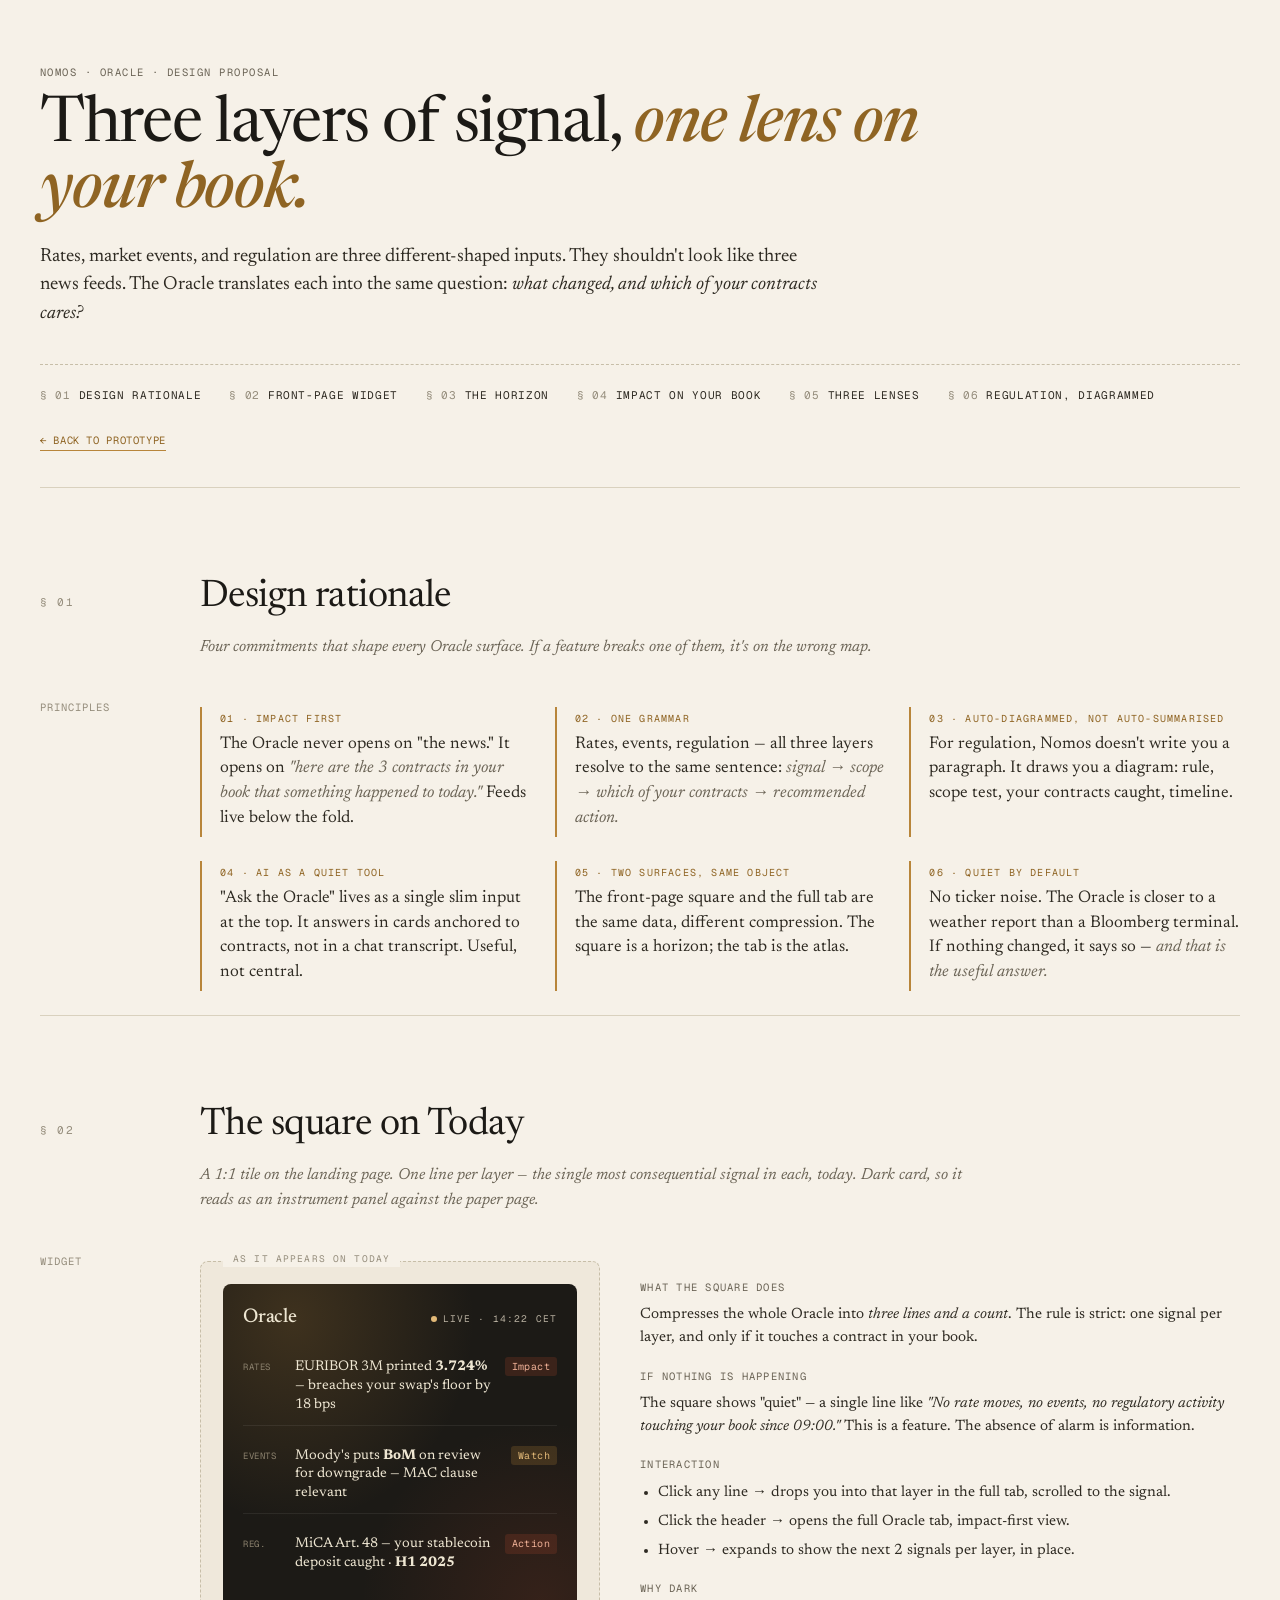
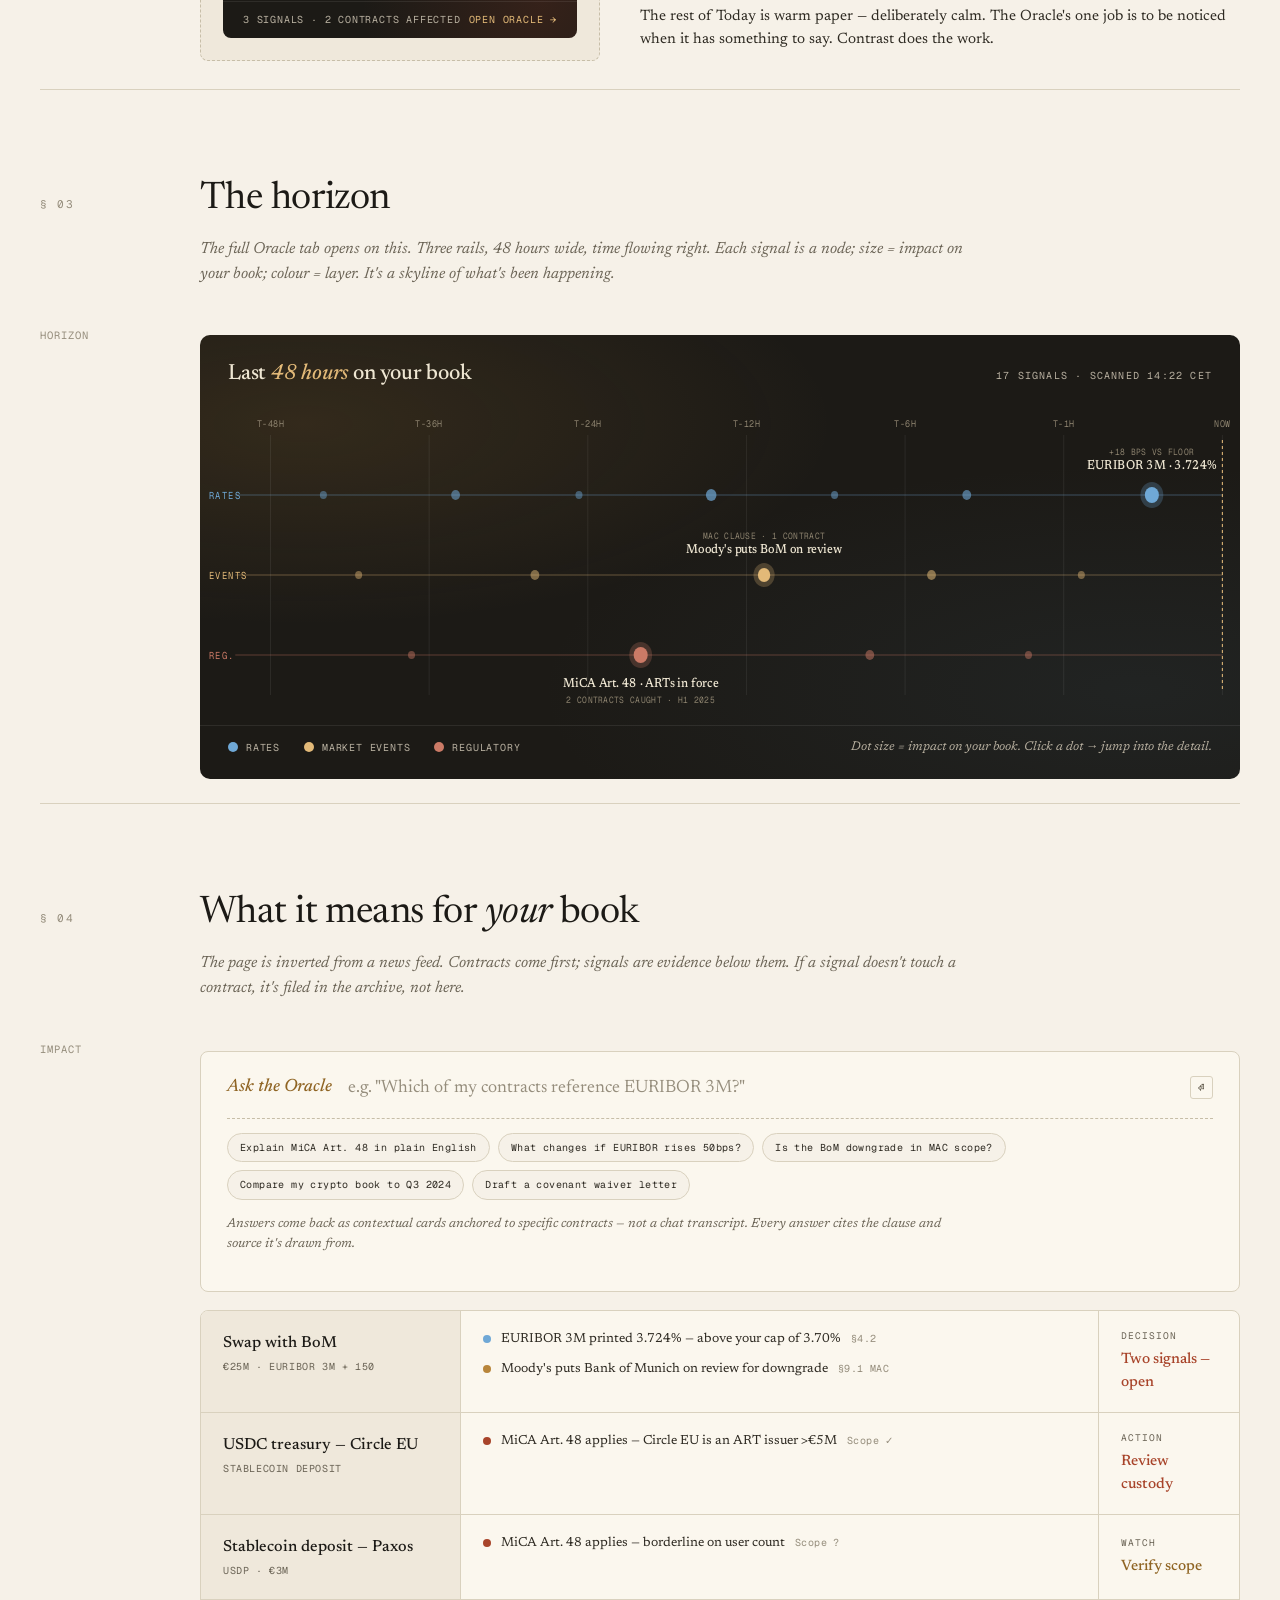
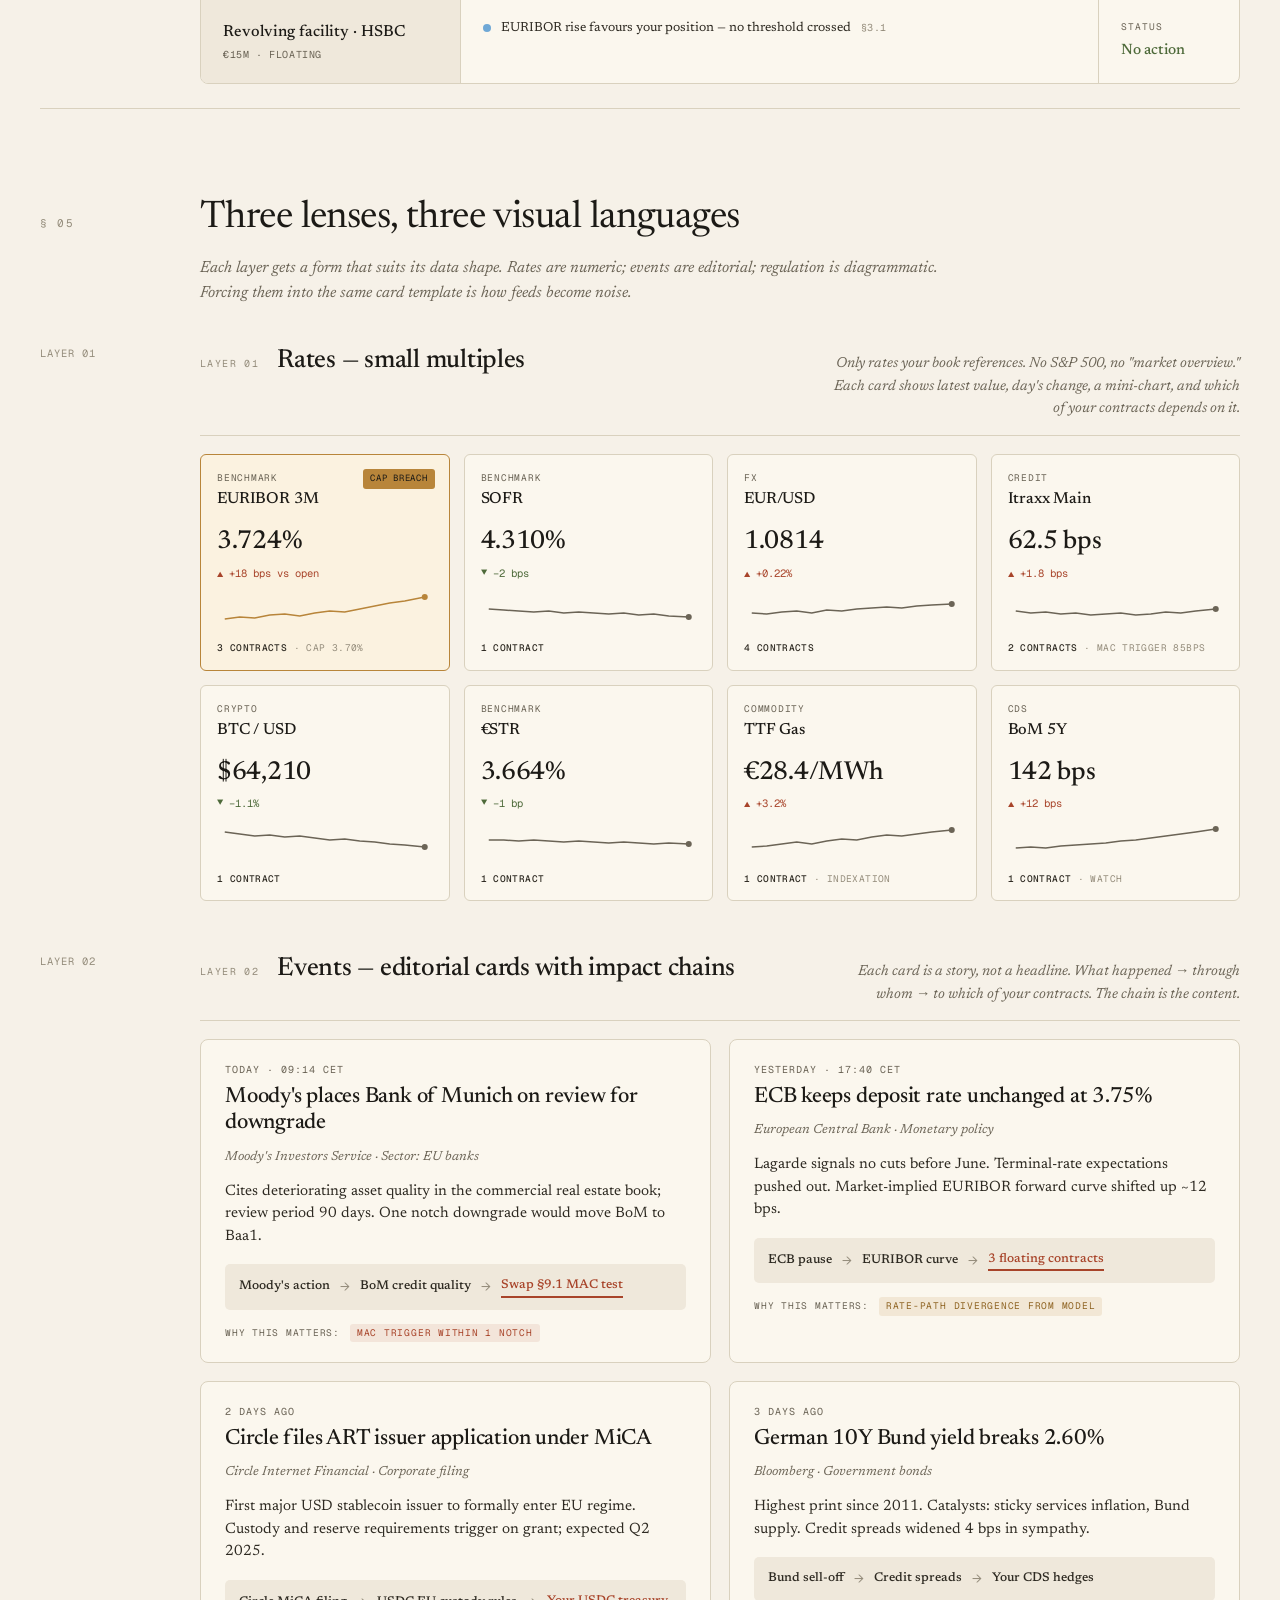
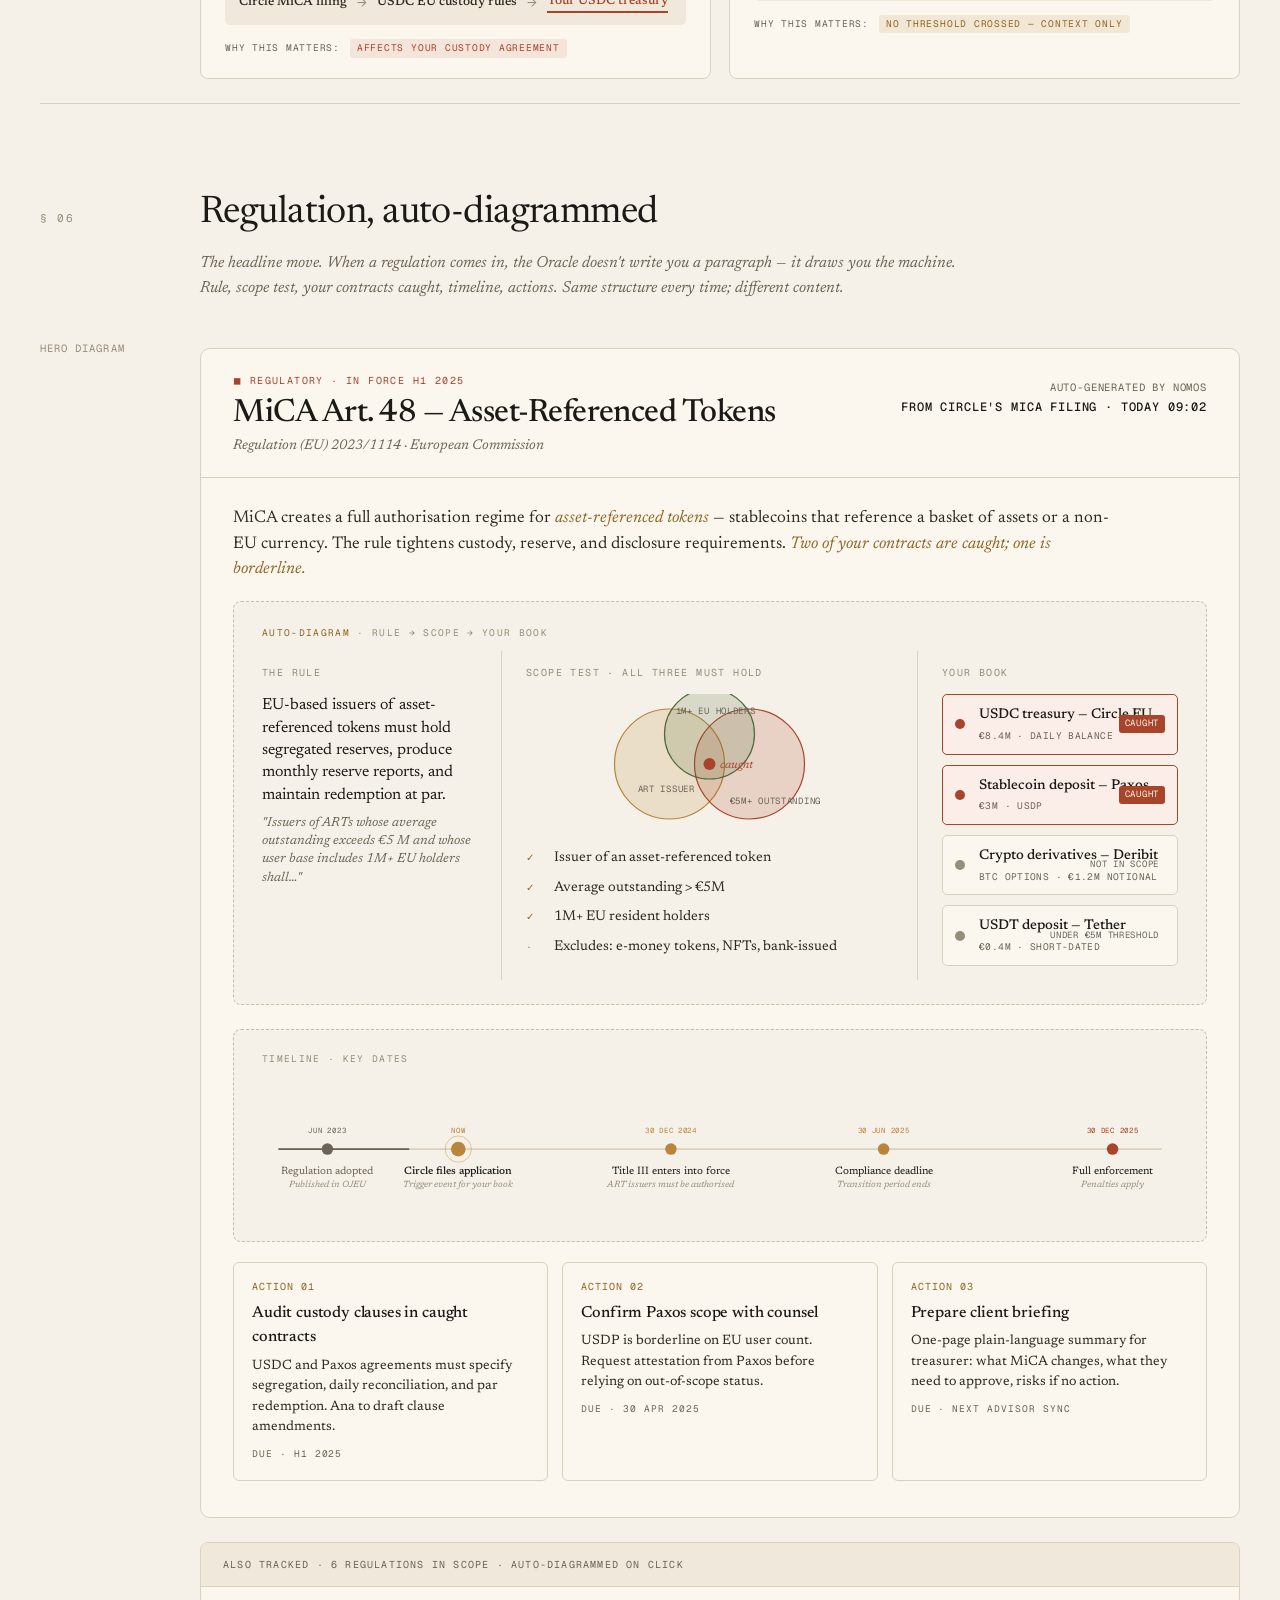
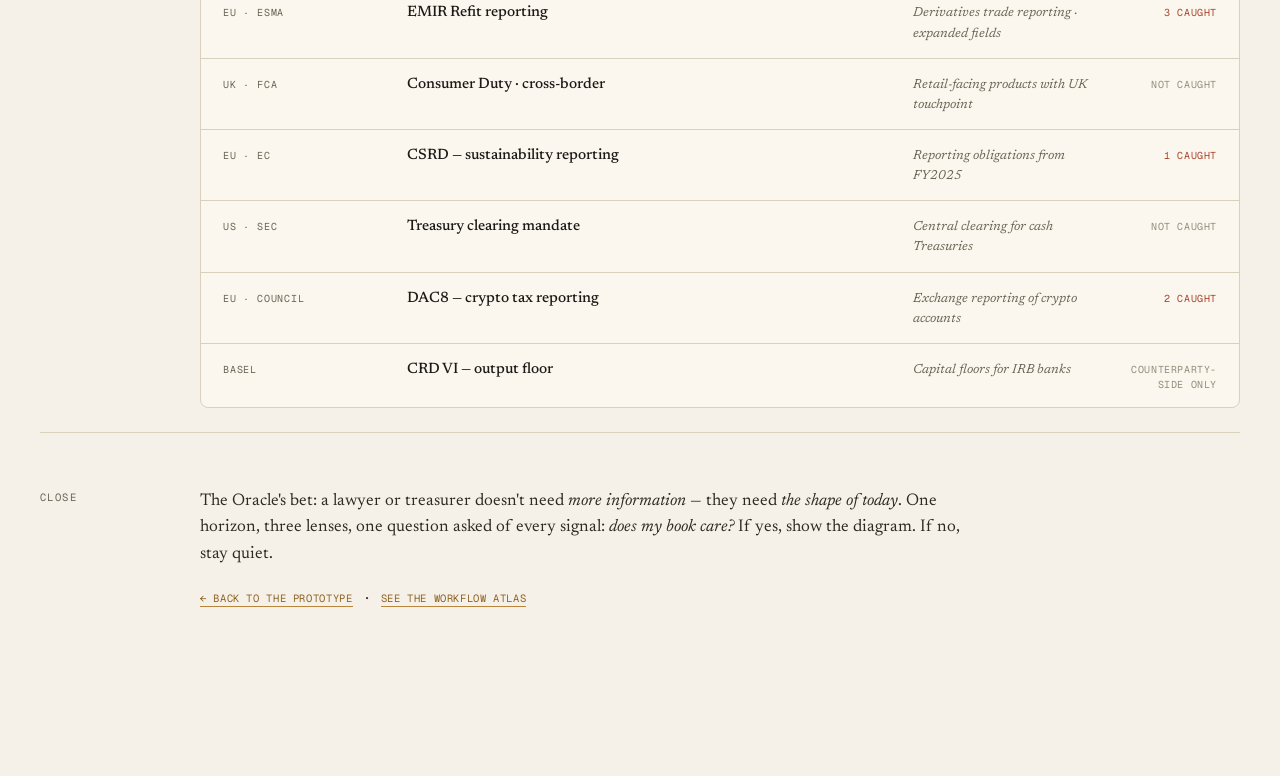
<file: docs/design/oracle.html>
<!doctype html>
<html lang="en">
<head>
<meta charset="utf-8" />
<meta name="viewport" content="width=1440" />
<title>Nomos — Oracle</title>
<link rel="preconnect" href="https://fonts.googleapis.com">
<link rel="preconnect" href="https://fonts.gstatic.com" crossorigin>
<link href="https://fonts.googleapis.com/css2?family=Newsreader:ital,opsz,wght@0,6..72,400;0,6..72,500;0,6..72,600;1,6..72,400;1,6..72,500&family=Geist:wght@300;400;500;600&family=Geist+Mono:wght@400;500&display=swap" rel="stylesheet">
<template id="__bundler_thumbnail" data-bg-color="#F6F1E8">
  <svg viewBox="0 0 1200 800" xmlns="http://www.w3.org/2000/svg">
    <rect width="1200" height="800" fill="#F6F1E8"/>
    <!-- three horizon rails -->
    <line x1="240" y1="280" x2="960" y2="280" stroke="#C7BEA8" stroke-width="2"/>
    <line x1="240" y1="400" x2="960" y2="400" stroke="#C7BEA8" stroke-width="2"/>
    <line x1="240" y1="520" x2="960" y2="520" stroke="#C7BEA8" stroke-width="2"/>
    <!-- signal dots -->
    <circle cx="380" cy="280" r="10" fill="#3F5A6B"/>
    <circle cx="560" cy="280" r="6" fill="#3F5A6B" opacity=".6"/>
    <circle cx="780" cy="280" r="14" fill="#A8442A"/>
    <circle cx="460" cy="400" r="8" fill="#B8853A"/>
    <circle cx="700" cy="400" r="18" fill="#A8442A"/>
    <circle cx="340" cy="520" r="6" fill="#6B6456" opacity=".5"/>
    <circle cx="620" cy="520" r="22" fill="#8F6423"/>
    <circle cx="880" cy="520" r="10" fill="#B8853A"/>
    <!-- lane labels -->
    <text x="240" y="248" font-family="Geist Mono, ui-monospace, monospace" font-size="20" fill="#6B6456" letter-spacing="2">RATES</text>
    <text x="240" y="368" font-family="Geist Mono, ui-monospace, monospace" font-size="20" fill="#6B6456" letter-spacing="2">EVENTS</text>
    <text x="240" y="488" font-family="Geist Mono, ui-monospace, monospace" font-size="20" fill="#6B6456" letter-spacing="2">REGULATORY</text>
    <!-- title -->
    <text x="600" y="160" font-family="Newsreader, Georgia, serif" font-size="60" fill="#1C1A16" text-anchor="middle" font-style="italic">Oracle</text>
    <text x="600" y="660" font-family="Geist Mono, ui-monospace, monospace" font-size="14" fill="#958D7C" letter-spacing="3" text-anchor="middle">NOMOS · SIGNAL INTELLIGENCE</text>
  </svg>
</template>
<style>
  :root {
    --paper: #F6F1E8;
    --paper-2: #EFE8DB;
    --ink: #1C1A16;
    --ink-2: #2E2A22;
    --ink-3: #6B6456;
    --ink-4: #958D7C;
    --rule: #D9D1BE;
    --rule-2: #C7BEA8;
    --ochre: #B8853A;
    --ochre-2: #8F6423;
    --red: #A8442A;
    --green: #4E6A3A;
    --blue: #3F5A6B;
    --card: #FBF7EE;
    --night: #1C1A16;

    --serif: 'Newsreader', Georgia, serif;
    --sans: 'Geist', ui-sans-serif, system-ui, sans-serif;
    --mono: 'Geist Mono', ui-monospace, monospace;
  }

  * { box-sizing: border-box; }
  html, body { margin: 0; padding: 0; }
  body {
    background: var(--paper);
    color: var(--ink);
    font-family: var(--sans);
    font-size: 14px;
    line-height: 1.55;
    -webkit-font-smoothing: antialiased;
    padding-bottom: 140px;
  }

  .wrap { max-width: 1320px; margin: 0 auto; padding: 0 40px; }

  /* ================ Header ================ */
  header.top { padding: 64px 0 36px; border-bottom: 1px solid var(--rule); }
  .eyebrow {
    font-family: var(--mono); font-size: 10.5px; letter-spacing: .14em;
    text-transform: uppercase; color: var(--ink-3);
  }
  h1.title {
    font-family: var(--serif); font-weight: 400;
    font-size: 64px; line-height: 1.02; letter-spacing: -.02em;
    margin: 14px 0 18px;
    max-width: 1000px;
  }
  h1.title em { font-style: italic; color: var(--ochre-2); font-weight: 500; }
  .lede {
    font-family: var(--serif); font-size: 19px; line-height: 1.5;
    color: var(--ink-2); max-width: 780px; margin: 0;
  }
  .meta-row {
    display: flex; gap: 28px; flex-wrap: wrap;
    margin-top: 36px; padding-top: 22px; border-top: 1px dashed var(--rule-2);
  }
  .meta-row a, .meta-row span {
    font-family: var(--mono); font-size: 11px; letter-spacing: .06em;
    text-transform: uppercase; color: var(--ink-2); text-decoration: none;
  }
  .meta-row a:hover { color: var(--ochre-2); }
  .meta-row .num { color: var(--ink-4); margin-right: 8px; }

  /* ================ Section scaffold ================ */
  section { padding: 80px 0 24px; border-bottom: 1px solid var(--rule); }
  .section-head {
    display: grid; grid-template-columns: 120px 1fr; gap: 40px;
    align-items: baseline; margin-bottom: 36px;
  }
  .section-head .num {
    font-family: var(--mono); font-size: 11px; letter-spacing: .14em;
    color: var(--ink-4); text-transform: uppercase;
  }
  h2.section-title {
    font-family: var(--serif); font-weight: 400; font-size: 38px;
    letter-spacing: -.015em; margin: 0 0 8px;
  }
  .section-sub {
    font-family: var(--serif); font-style: italic; font-size: 16px;
    color: var(--ink-3); margin: 0; max-width: 780px;
  }
  .grid-inset { display: grid; grid-template-columns: 120px 1fr; gap: 40px; align-items: start; }
  .grid-inset .gutter { font-family: var(--mono); font-size: 10.5px; letter-spacing: .1em; text-transform: uppercase; color: var(--ink-4); padding-top: 4px; }

  /* ================ Rationale block ================ */
  .rationale {
    display: grid; grid-template-columns: repeat(3, 1fr); gap: 24px;
    margin-top: 12px;
  }
  .rationale .pt { border-left: 2px solid var(--ochre); padding: 4px 0 6px 18px; }
  .rationale .pt .k {
    font-family: var(--mono); font-size: 10px; letter-spacing: .12em;
    text-transform: uppercase; color: var(--ochre-2); display: block; margin-bottom: 6px;
  }
  .rationale .pt .v {
    font-family: var(--serif); font-size: 17px; line-height: 1.45; color: var(--ink-2);
  }
  .rationale .pt .v em { font-style: italic; color: var(--ink-3); }

  /* ================ Front-page widget ================ */
  .widget-showcase {
    display: grid; grid-template-columns: 400px 1fr; gap: 40px;
    align-items: start; margin-top: 12px;
  }
  .widget-frame {
    background: var(--paper-2);
    border: 1px dashed var(--rule-2);
    border-radius: 8px;
    padding: 22px;
    position: relative;
  }
  .widget-frame::before {
    content: 'AS IT APPEARS ON TODAY';
    position: absolute; top: -10px; left: 22px;
    background: var(--paper); padding: 0 10px;
    font-family: var(--mono); font-size: 9.5px; letter-spacing: .12em;
    color: var(--ink-4);
  }
  .widget {
    background: var(--night); color: #EEE6D2;
    border-radius: 8px; overflow: hidden;
    aspect-ratio: 1/1;
    display: flex; flex-direction: column;
    position: relative;
  }
  .widget::before {
    content: ''; position: absolute; inset: 0;
    background: radial-gradient(ellipse at 20% 10%, rgba(184,133,58,.22), transparent 45%),
                radial-gradient(ellipse at 90% 90%, rgba(168,68,42,.18), transparent 40%);
    pointer-events: none;
  }
  .widget-head {
    display: flex; justify-content: space-between; align-items: baseline;
    padding: 18px 20px 10px; position: relative; z-index: 1;
  }
  .widget-head .label {
    font-family: var(--serif); font-size: 20px; font-weight: 500; letter-spacing: -.01em;
  }
  .widget-head .t {
    font-family: var(--mono); font-size: 9.5px; letter-spacing: .12em;
    color: #B8B0A0; text-transform: uppercase;
  }
  .widget-head .t .pulse {
    display: inline-block; width: 6px; height: 6px; border-radius: 50%;
    background: #E2B978; margin-right: 6px;
    box-shadow: 0 0 0 0 rgba(226,185,120,.6);
    animation: pulse 2s infinite;
    vertical-align: middle;
  }
  @keyframes pulse {
    0%   { box-shadow: 0 0 0 0 rgba(226,185,120,.6); }
    70%  { box-shadow: 0 0 0 8px rgba(226,185,120,0); }
    100% { box-shadow: 0 0 0 0 rgba(226,185,120,0); }
  }
  .widget-signals {
    padding: 4px 20px 18px; display: flex; flex-direction: column; gap: 10px;
    position: relative; z-index: 1;
    flex: 1;
  }
  .wsig {
    display: grid; grid-template-columns: 40px 1fr auto; gap: 12px;
    padding: 10px 0; border-bottom: 1px solid rgba(255,255,255,.07);
    align-items: baseline;
  }
  .wsig:last-child { border-bottom: none; }
  .wsig .layer {
    font-family: var(--mono); font-size: 9px; letter-spacing: .06em;
    color: #8C826E; text-transform: uppercase;
  }
  .wsig .msg { font-family: var(--serif); font-size: 14px; color: #EEE6D2; line-height: 1.35; }
  .wsig .imp {
    font-family: var(--mono); font-size: 10px; letter-spacing: .04em;
    padding: 2px 7px; border-radius: 3px;
  }
  .wsig .imp.high { color: #F0B197; background: rgba(168,68,42,.22); }
  .wsig .imp.med  { color: #E2B978; background: rgba(184,133,58,.22); }
  .wsig .imp.low  { color: #B8B0A0; background: rgba(255,255,255,.06); }
  .widget-foot {
    padding: 10px 20px 16px; border-top: 1px solid rgba(255,255,255,.08);
    font-family: var(--mono); font-size: 10px; letter-spacing: .08em;
    color: #B8B0A0; text-transform: uppercase;
    display: flex; justify-content: space-between;
    position: relative; z-index: 1;
  }
  .widget-foot .go { color: #E2B978; }

  .widget-notes {
    font-family: var(--serif); font-size: 15px; line-height: 1.55; color: var(--ink-2);
  }
  .widget-notes p { margin: 0 0 14px; }
  .widget-notes h4 {
    font-family: var(--mono); font-size: 10.5px; letter-spacing: .12em;
    text-transform: uppercase; color: var(--ink-3); margin: 18px 0 8px; font-weight: 400;
  }
  .widget-notes ul { margin: 0; padding-left: 18px; }
  .widget-notes li { margin-bottom: 6px; }

  /* ================ Horizon ================ */
  .horizon-wrap {
    background: var(--night); color: #EEE6D2;
    border-radius: 10px; padding: 0;
    overflow: hidden; margin-top: 12px;
    position: relative;
  }
  .horizon-wrap::before {
    content: ''; position: absolute; inset: 0;
    background: radial-gradient(ellipse at 10% 20%, rgba(184,133,58,.15), transparent 40%),
                radial-gradient(ellipse at 90% 80%, rgba(63,90,107,.15), transparent 45%);
    pointer-events: none;
  }
  .horizon-head {
    padding: 22px 28px 14px; display: flex; justify-content: space-between; align-items: baseline;
    position: relative; z-index: 1;
  }
  .horizon-head h3 { font-family: var(--serif); font-size: 22px; font-weight: 500; letter-spacing: -.01em; margin: 0; }
  .horizon-head h3 em { font-style: italic; color: #E2B978; }
  .horizon-head .ts {
    font-family: var(--mono); font-size: 10px; letter-spacing: .12em;
    color: #B8B0A0; text-transform: uppercase;
  }
  .horizon-svg { display: block; width: 100%; height: 320px; position: relative; z-index: 1; }
  .horizon-foot {
    padding: 12px 28px 22px; display: flex; gap: 24px;
    font-family: var(--mono); font-size: 10px; letter-spacing: .08em;
    color: #B8B0A0; text-transform: uppercase;
    border-top: 1px solid rgba(255,255,255,.08);
    position: relative; z-index: 1;
  }
  .horizon-foot .key { display: flex; align-items: center; gap: 8px; }
  .horizon-foot .key .sw { width: 10px; height: 10px; border-radius: 50%; }
  .horizon-foot .key.rates .sw { background: #6FA8D6; }
  .horizon-foot .key.events .sw { background: #E2B978; }
  .horizon-foot .key.reg .sw { background: #CB7A66; }
  .horizon-foot .sp { flex: 1; }
  .horizon-foot .hint { font-family: var(--serif); font-style: italic; text-transform: none; letter-spacing: 0; font-size: 12.5px; color: #B8B0A0; }

  /* ================ Impact summary ================ */
  .impact-strip {
    background: var(--card); border: 1px solid var(--rule);
    border-radius: 8px; padding: 0; overflow: hidden;
    margin-top: 14px;
  }
  .impact-strip .row {
    display: grid; grid-template-columns: 260px 1fr 140px;
    gap: 0; align-items: stretch;
    border-bottom: 1px solid var(--rule);
  }
  .impact-strip .row:last-child { border-bottom: none; }
  .impact-strip .row .contract {
    padding: 20px 22px; border-right: 1px solid var(--rule);
    background: var(--paper-2);
  }
  .impact-strip .row .contract .n { font-family: var(--serif); font-weight: 500; font-size: 16px; }
  .impact-strip .row .contract .cp { font-family: var(--mono); font-size: 10px; color: var(--ink-3); letter-spacing: .06em; margin-top: 3px; text-transform: uppercase; }
  .impact-strip .row .signals {
    padding: 18px 22px; border-right: 1px solid var(--rule);
    display: flex; flex-direction: column; gap: 10px;
  }
  .impact-strip .row .sig-line { display: flex; align-items: baseline; gap: 10px; font-size: 13px; }
  .impact-strip .row .sig-line .dot {
    width: 8px; height: 8px; border-radius: 50%; flex-shrink: 0;
    display: inline-block; transform: translateY(1px);
  }
  .impact-strip .row .sig-line .dot.rates { background: #6FA8D6; }
  .impact-strip .row .sig-line .dot.events { background: var(--ochre); }
  .impact-strip .row .sig-line .dot.reg { background: var(--red); }
  .impact-strip .row .sig-line .text { font-family: var(--serif); color: var(--ink-2); }
  .impact-strip .row .sig-line .ref {
    font-family: var(--mono); font-size: 10px; color: var(--ink-4); letter-spacing: .04em;
  }
  .impact-strip .row .action {
    padding: 18px 22px; display: flex; flex-direction: column; justify-content: center;
    align-items: flex-start; gap: 4px;
  }
  .impact-strip .row .action .st {
    font-family: var(--mono); font-size: 9.5px; letter-spacing: .1em;
    text-transform: uppercase; color: var(--ink-3);
  }
  .impact-strip .row .action .what {
    font-family: var(--serif); font-size: 15px; font-weight: 500;
  }
  .impact-strip .row .action .what.flag { color: var(--red); }
  .impact-strip .row .action .what.watch { color: var(--ochre-2); }
  .impact-strip .row .action .what.ok { color: var(--green); }

  /* ================ Ask the Oracle ================ */
  .ask {
    margin-top: 14px;
    background: var(--card);
    border: 1px solid var(--rule);
    border-radius: 8px;
    padding: 22px 26px 24px;
  }
  .ask-row {
    display: flex; align-items: center; gap: 14px;
    padding-bottom: 16px; border-bottom: 1px dashed var(--rule-2);
  }
  .ask-row .prefix {
    font-family: var(--serif); font-size: 18px; font-style: italic; color: var(--ochre-2); font-weight: 500;
  }
  .ask-row input {
    flex: 1; border: none; background: transparent; outline: none;
    font-family: var(--serif); font-size: 18px; color: var(--ink);
  }
  .ask-row input::placeholder { color: var(--ink-4); }
  .ask-row .key {
    font-family: var(--mono); font-size: 10px; letter-spacing: .08em;
    color: var(--ink-3); border: 1px solid var(--rule); padding: 3px 7px; border-radius: 3px;
  }
  .ask-examples {
    margin-top: 14px;
    display: flex; flex-wrap: wrap; gap: 8px;
  }
  .ask-examples .pill {
    font-family: var(--mono); font-size: 10px; letter-spacing: .04em;
    padding: 6px 12px; border: 1px solid var(--rule); border-radius: 20px;
    color: var(--ink-2); background: var(--paper); cursor: pointer;
  }
  .ask-examples .pill:hover { border-color: var(--ochre); color: var(--ochre-2); }
  .ask-note {
    font-family: var(--serif); font-style: italic; font-size: 13px; color: var(--ink-3);
    margin-top: 14px; max-width: 720px;
  }

  /* ================ Lens header ================ */
  .lens-head {
    display: flex; align-items: baseline; gap: 18px;
    margin-bottom: 18px; padding-bottom: 14px; border-bottom: 1px solid var(--rule);
  }
  .lens-head .layer-no {
    font-family: var(--mono); font-size: 10px; letter-spacing: .14em;
    color: var(--ink-4); text-transform: uppercase;
  }
  .lens-head h3 {
    font-family: var(--serif); font-weight: 500; font-size: 26px; letter-spacing: -.01em;
    margin: 0;
  }
  .lens-head .blurb {
    font-family: var(--serif); font-style: italic; color: var(--ink-3);
    font-size: 14.5px; margin-left: auto; max-width: 420px; text-align: right;
  }

  /* ================ Layer 1: Rates (small multiples) ================ */
  .rates-grid {
    display: grid; grid-template-columns: repeat(4, 1fr); gap: 14px;
  }
  .rate-card {
    background: var(--card); border: 1px solid var(--rule); border-radius: 6px;
    padding: 16px 16px 14px; position: relative;
  }
  .rate-card.alert { border-color: var(--ochre); background: #FBF2E0; }
  .rate-card .tag {
    font-family: var(--mono); font-size: 9.5px; letter-spacing: .08em;
    color: var(--ink-3); text-transform: uppercase;
  }
  .rate-card .name {
    font-family: var(--serif); font-weight: 500; font-size: 16px;
    margin-top: 2px; letter-spacing: -.01em;
  }
  .rate-card .val {
    font-family: var(--serif); font-size: 26px; font-weight: 500;
    letter-spacing: -.01em; margin-top: 10px;
  }
  .rate-card .chg {
    font-family: var(--mono); font-size: 10.5px; color: var(--ink-3); margin-top: 2px;
  }
  .rate-card .chg.up { color: var(--red); }
  .rate-card .chg.dn { color: var(--green); }
  .rate-card svg { display: block; margin-top: 10px; }
  .rate-card .used {
    font-family: var(--mono); font-size: 9.5px; letter-spacing: .04em;
    color: var(--ink-4); margin-top: 10px; text-transform: uppercase;
  }
  .rate-card .used strong { color: var(--ink-2); font-weight: 500; }
  .rate-card .alert-flag {
    position: absolute; top: 14px; right: 14px;
    font-family: var(--mono); font-size: 9px; letter-spacing: .08em;
    padding: 3px 7px; border-radius: 3px;
    background: var(--ochre); color: #1C1A16; text-transform: uppercase;
  }

  /* ================ Layer 2: Events (editorial cards) ================ */
  .events-grid { display: grid; grid-template-columns: 1fr 1fr; gap: 18px; }
  .evt-card {
    background: var(--card); border: 1px solid var(--rule); border-radius: 8px;
    padding: 22px 24px 20px; position: relative;
  }
  .evt-card .when {
    font-family: var(--mono); font-size: 10px; letter-spacing: .1em;
    color: var(--ink-3); text-transform: uppercase;
  }
  .evt-card h4 {
    font-family: var(--serif); font-weight: 500; font-size: 22px;
    letter-spacing: -.01em; line-height: 1.2; margin: 6px 0 10px;
  }
  .evt-card .src {
    font-family: var(--serif); font-style: italic; font-size: 13px;
    color: var(--ink-3); margin-bottom: 14px;
  }
  .evt-card p.summary {
    font-family: var(--serif); font-size: 15px; color: var(--ink-2);
    line-height: 1.5; margin: 0 0 16px;
  }
  .evt-chain {
    display: flex; align-items: center; gap: 10px;
    padding: 12px 14px; background: var(--paper-2);
    border-radius: 5px; font-size: 12.5px;
    flex-wrap: wrap;
  }
  .evt-chain .node {
    font-family: var(--serif); font-weight: 500; color: var(--ink-2);
  }
  .evt-chain .arr { color: var(--ink-4); }
  .evt-chain .hit {
    color: var(--red); border-bottom: 2px solid var(--red);
  }
  .evt-card .why {
    font-family: var(--mono); font-size: 9.5px; letter-spacing: .08em;
    color: var(--ink-3); text-transform: uppercase; margin-top: 14px;
    display: flex; align-items: baseline; gap: 10px;
  }
  .evt-card .why .chip {
    padding: 2px 7px; border-radius: 3px;
    background: rgba(168,68,42,.1); color: var(--red);
  }
  .evt-card .why .chip.watch { background: rgba(184,133,58,.14); color: var(--ochre-2); }

  /* ================ Layer 3: Regulatory (hero diagram) ================ */
  .reg-hero {
    background: var(--card); border: 1px solid var(--rule); border-radius: 10px;
    padding: 0; overflow: hidden; margin-top: 12px;
  }
  .reg-hero-head {
    padding: 24px 32px 20px; display: grid;
    grid-template-columns: 1fr auto; gap: 24px;
    border-bottom: 1px solid var(--rule);
  }
  .reg-hero-head .title-col .kicker {
    font-family: var(--mono); font-size: 10px; letter-spacing: .14em;
    color: var(--red); text-transform: uppercase;
  }
  .reg-hero-head .title-col h3 {
    font-family: var(--serif); font-weight: 500; font-size: 32px;
    letter-spacing: -.015em; margin: 6px 0 4px; line-height: 1.15;
  }
  .reg-hero-head .title-col .auth {
    font-family: var(--serif); font-style: italic; color: var(--ink-3); font-size: 14px;
  }
  .reg-hero-head .tl-col {
    font-family: var(--mono); font-size: 10.5px; letter-spacing: .08em;
    color: var(--ink-3); text-transform: uppercase; text-align: right;
    padding-top: 6px;
  }
  .reg-hero-head .tl-col .v { color: var(--ink); font-weight: 500; display: block; margin-top: 2px; font-size: 12px; }

  .reg-hero-body { padding: 28px 32px 8px; }
  .reg-body-intro {
    font-family: var(--serif); font-size: 17px; line-height: 1.5; color: var(--ink-2);
    max-width: 880px; margin: 0 0 18px;
  }
  .reg-body-intro em { font-style: italic; color: var(--ochre-2); }

  .reg-diagram-wrap {
    margin: 8px 0 8px;
    background: var(--paper); border-radius: 8px; padding: 24px 28px;
    border: 1px dashed var(--rule-2);
  }
  .reg-diagram-wrap .dg-caption {
    font-family: var(--mono); font-size: 9.5px; letter-spacing: .14em;
    color: var(--ink-4); text-transform: uppercase; margin-bottom: 10px;
  }
  .reg-diagram-wrap .dg-caption em { color: var(--ochre-2); font-style: normal; }
  .reg-diagram {
    display: grid; grid-template-columns: 240px 1fr 260px;
    gap: 0; align-items: stretch;
  }
  .dg-col { padding: 14px 0; }
  .dg-col.rule { padding-right: 20px; border-right: 1px solid var(--rule); }
  .dg-col.scope { padding: 14px 24px; border-right: 1px solid var(--rule); }
  .dg-col.book { padding: 14px 0 14px 24px; }
  .dg-col .col-h {
    font-family: var(--mono); font-size: 10px; letter-spacing: .14em;
    color: var(--ink-4); text-transform: uppercase; margin-bottom: 14px;
  }
  .dg-rule-box {
    font-family: var(--serif); font-size: 16px; line-height: 1.4;
    color: var(--ink);
  }
  .dg-rule-box .q { font-style: italic; color: var(--ink-3); font-size: 13px; display: block; margin-top: 8px; }
  .dg-venn { position: relative; height: 140px; margin-bottom: 14px; }
  .dg-venn svg { display: block; }
  .dg-criteria {
    display: flex; flex-direction: column; gap: 8px;
    font-family: var(--serif); font-size: 14px; color: var(--ink-2);
  }
  .dg-criteria .c { display: grid; grid-template-columns: 20px 1fr; gap: 8px; align-items: baseline; }
  .dg-criteria .c .tick { font-family: var(--mono); font-size: 10px; color: var(--ochre-2); font-weight: 500; }
  .dg-criteria .c .tick.x { color: var(--ink-4); }

  .dg-book-list { display: flex; flex-direction: column; gap: 10px; }
  .dg-contract {
    display: grid; grid-template-columns: 14px 1fr; gap: 10px;
    padding: 10px 12px; background: var(--card); border: 1px solid var(--rule); border-radius: 5px;
    align-items: center; position: relative;
  }
  .dg-contract.caught { border-color: var(--red); background: #FBEDE7; }
  .dg-contract .mark { width: 10px; height: 10px; border-radius: 50%; background: var(--ink-4); }
  .dg-contract.caught .mark { background: var(--red); }
  .dg-contract .n { font-family: var(--serif); font-size: 14px; font-weight: 500; }
  .dg-contract .cp { font-family: var(--mono); font-size: 9.5px; letter-spacing: .04em; color: var(--ink-3); margin-top: 2px; text-transform: uppercase; }
  .dg-contract .st {
    position: absolute; top: 50%; right: 12px; transform: translateY(-50%);
    font-family: var(--mono); font-size: 9px; letter-spacing: .08em;
    padding: 2px 6px; border-radius: 3px; text-transform: uppercase;
  }
  .dg-contract.caught .st { background: var(--red); color: #FBF7EE; }
  .dg-contract:not(.caught) .st { color: var(--ink-3); }

  /* Connectors */
  .dg-connect { position: relative; }
  .dg-connect .ln {
    position: absolute; height: 1px; background: var(--rule-2); pointer-events: none;
  }

  .reg-timeline {
    margin: 24px 0 8px;
    padding: 22px 28px 24px;
    background: var(--paper); border-radius: 8px;
    border: 1px dashed var(--rule-2);
  }
  .reg-timeline .dg-caption {
    font-family: var(--mono); font-size: 9.5px; letter-spacing: .14em;
    color: var(--ink-4); text-transform: uppercase; margin-bottom: 14px;
  }

  .reg-actions {
    margin: 20px 0 28px;
    display: grid; grid-template-columns: repeat(3, 1fr); gap: 14px;
  }
  .action-card {
    background: var(--card); border: 1px solid var(--rule); border-radius: 6px;
    padding: 16px 18px 18px;
  }
  .action-card .no {
    font-family: var(--mono); font-size: 10px; letter-spacing: .1em;
    color: var(--ochre-2); text-transform: uppercase;
  }
  .action-card .h {
    font-family: var(--serif); font-weight: 500; font-size: 16px;
    margin: 6px 0 6px; letter-spacing: -.01em;
  }
  .action-card p {
    font-family: var(--serif); font-size: 13.5px; color: var(--ink-2);
    line-height: 1.5; margin: 0;
  }
  .action-card .due {
    font-family: var(--mono); font-size: 9.5px; letter-spacing: .1em;
    color: var(--ink-3); text-transform: uppercase; margin-top: 10px;
  }

  /* Other regulations list */
  .reg-more {
    margin-top: 24px;
    background: var(--card); border: 1px solid var(--rule); border-radius: 8px;
    overflow: hidden;
  }
  .reg-more .rm-head {
    padding: 14px 22px; background: var(--paper-2);
    border-bottom: 1px solid var(--rule);
    font-family: var(--mono); font-size: 10px; letter-spacing: .12em;
    color: var(--ink-3); text-transform: uppercase;
  }
  .rm-row {
    display: grid; grid-template-columns: 160px 1fr 180px 100px;
    gap: 24px; padding: 14px 22px; border-bottom: 1px solid var(--rule);
    align-items: baseline;
  }
  .rm-row:last-child { border-bottom: none; }
  .rm-row .juris {
    font-family: var(--mono); font-size: 10px; letter-spacing: .08em;
    color: var(--ink-3); text-transform: uppercase;
  }
  .rm-row .name { font-family: var(--serif); font-size: 15px; font-weight: 500; }
  .rm-row .scope { font-family: var(--serif); font-style: italic; font-size: 13px; color: var(--ink-3); }
  .rm-row .caught {
    font-family: var(--mono); font-size: 10px; letter-spacing: .06em;
    text-transform: uppercase; text-align: right;
  }
  .rm-row .caught.hit { color: var(--red); }
  .rm-row .caught.ok { color: var(--ink-4); }

  /* Closing note */
  .closing {
    padding: 56px 0 12px;
    display: grid; grid-template-columns: 120px 1fr; gap: 40px;
  }
  .closing p {
    font-family: var(--serif); font-size: 17px; line-height: 1.55;
    max-width: 780px; color: var(--ink-2); margin: 0 0 12px;
  }
  a.ret {
    font-family: var(--mono); font-size: 10.5px; letter-spacing: .06em;
    color: var(--ochre-2); text-decoration: none;
    border-bottom: 1px solid var(--ochre);
    text-transform: uppercase; padding-bottom: 1px;
  }
</style>
</head>
<body>

<div class="wrap">

  <header class="top">
    <div class="eyebrow">Nomos · Oracle · Design proposal</div>
    <h1 class="title">Three layers of signal, <em>one lens on your book.</em></h1>
    <p class="lede">Rates, market events, and regulation are three different-shaped inputs. They shouldn't look like three news feeds. The Oracle translates each into the same question: <em>what changed, and which of your contracts cares?</em></p>
    <div class="meta-row">
      <span><span class="num">§ 01</span>Design rationale</span>
      <span><span class="num">§ 02</span>Front-page widget</span>
      <span><span class="num">§ 03</span>The horizon</span>
      <span><span class="num">§ 04</span>Impact on your book</span>
      <span><span class="num">§ 05</span>Three lenses</span>
      <span><span class="num">§ 06</span>Regulation, diagrammed</span>
      <a href="index.html" class="ret">← Back to prototype</a>
    </div>
  </header>

  <!-- =========================================================== -->
  <!-- 01 RATIONALE                                                -->
  <!-- =========================================================== -->
  <section>
    <div class="section-head">
      <div class="num">§ 01</div>
      <div>
        <h2 class="section-title">Design rationale</h2>
        <p class="section-sub">Four commitments that shape every Oracle surface. If a feature breaks one of them, it's on the wrong map.</p>
      </div>
    </div>

    <div class="grid-inset">
      <div class="gutter">Principles</div>
      <div class="rationale">
        <div class="pt">
          <span class="k">01 · Impact first</span>
          <span class="v">The Oracle never opens on "the news." It opens on <em>"here are the 3 contracts in your book that something happened to today."</em> Feeds live below the fold.</span>
        </div>
        <div class="pt">
          <span class="k">02 · One grammar</span>
          <span class="v">Rates, events, regulation — all three layers resolve to the same sentence: <em>signal → scope → which of your contracts → recommended action.</em></span>
        </div>
        <div class="pt">
          <span class="k">03 · Auto-diagrammed, not auto-summarised</span>
          <span class="v">For regulation, Nomos doesn't write you a paragraph. It draws you a diagram: rule, scope test, your contracts caught, timeline.</span>
        </div>
        <div class="pt">
          <span class="k">04 · AI as a quiet tool</span>
          <span class="v">"Ask the Oracle" lives as a single slim input at the top. It answers in cards anchored to contracts, not in a chat transcript. Useful, not central.</span>
        </div>
        <div class="pt">
          <span class="k">05 · Two surfaces, same object</span>
          <span class="v">The front-page square and the full tab are the same data, different compression. The square is a horizon; the tab is the atlas.</span>
        </div>
        <div class="pt">
          <span class="k">06 · Quiet by default</span>
          <span class="v">No ticker noise. The Oracle is closer to a weather report than a Bloomberg terminal. If nothing changed, it says so — <em>and that is the useful answer.</em></span>
        </div>
      </div>
    </div>
  </section>

  <!-- =========================================================== -->
  <!-- 02 FRONT-PAGE WIDGET                                         -->
  <!-- =========================================================== -->
  <section>
    <div class="section-head">
      <div class="num">§ 02</div>
      <div>
        <h2 class="section-title">The square on Today</h2>
        <p class="section-sub">A 1:1 tile on the landing page. One line per layer — the single most consequential signal in each, today. Dark card, so it reads as an instrument panel against the paper page.</p>
      </div>
    </div>

    <div class="grid-inset">
      <div class="gutter">Widget</div>
      <div>
        <div class="widget-showcase">
          <div class="widget-frame">
            <div class="widget">
              <div class="widget-head">
                <span class="label">Oracle</span>
                <span class="t"><span class="pulse"></span>Live · 14:22 CET</span>
              </div>
              <div class="widget-signals">
                <div class="wsig">
                  <span class="layer">Rates</span>
                  <span class="msg">EURIBOR 3M printed <strong>3.724%</strong> — breaches your swap's floor by 18 bps</span>
                  <span class="imp high">Impact</span>
                </div>
                <div class="wsig">
                  <span class="layer">Events</span>
                  <span class="msg">Moody's puts <strong>BoM</strong> on review for downgrade — MAC clause relevant</span>
                  <span class="imp med">Watch</span>
                </div>
                <div class="wsig">
                  <span class="layer">Reg.</span>
                  <span class="msg">MiCA Art. 48 — your stablecoin deposit caught · <strong>H1 2025</strong></span>
                  <span class="imp high">Action</span>
                </div>
              </div>
              <div class="widget-foot">
                <span>3 signals · 2 contracts affected</span>
                <span class="go">Open Oracle →</span>
              </div>
            </div>
          </div>

          <div class="widget-notes">
            <h4>What the square does</h4>
            <p>Compresses the whole Oracle into <em>three lines and a count</em>. The rule is strict: one signal per layer, and only if it touches a contract in your book.</p>

            <h4>If nothing is happening</h4>
            <p>The square shows "quiet" — a single line like <em>"No rate moves, no events, no regulatory activity touching your book since 09:00."</em> This is a feature. The absence of alarm is information.</p>

            <h4>Interaction</h4>
            <ul>
              <li>Click any line → drops you into that layer in the full tab, scrolled to the signal.</li>
              <li>Click the header → opens the full Oracle tab, impact-first view.</li>
              <li>Hover → expands to show the next 2 signals per layer, in place.</li>
            </ul>

            <h4>Why dark</h4>
            <p>The rest of Today is warm paper — deliberately calm. The Oracle's one job is to be noticed when it has something to say. Contrast does the work.</p>
          </div>
        </div>
      </div>
    </div>
  </section>

  <!-- =========================================================== -->
  <!-- 03 HORIZON                                                  -->
  <!-- =========================================================== -->
  <section>
    <div class="section-head">
      <div class="num">§ 03</div>
      <div>
        <h2 class="section-title">The horizon</h2>
        <p class="section-sub">The full Oracle tab opens on this. Three rails, 48 hours wide, time flowing right. Each signal is a node; size = impact on your book; colour = layer. It's a skyline of what's been happening.</p>
      </div>
    </div>

    <div class="grid-inset">
      <div class="gutter">Horizon</div>
      <div>
        <div class="horizon-wrap">
          <div class="horizon-head">
            <h3>Last <em>48 hours</em> on your book</h3>
            <span class="ts">17 signals · Scanned 14:22 CET</span>
          </div>
          <svg class="horizon-svg" viewBox="0 0 1180 320" preserveAspectRatio="none">
            <!-- Time axis gridlines -->
            <g stroke="rgba(255,255,255,.08)" stroke-width="1">
              <line x1="80" y1="30" x2="80" y2="290"/>
              <line x1="260" y1="30" x2="260" y2="290"/>
              <line x1="440" y1="30" x2="440" y2="290"/>
              <line x1="620" y1="30" x2="620" y2="290"/>
              <line x1="800" y1="30" x2="800" y2="290"/>
              <line x1="980" y1="30" x2="980" y2="290"/>
              <line x1="1160" y1="30" x2="1160" y2="290"/>
            </g>

            <!-- Time labels -->
            <g fill="#8C826E" font-family="Geist Mono" font-size="9.5" letter-spacing=".1em">
              <text x="80"   y="22" text-anchor="middle">T-48H</text>
              <text x="260"  y="22" text-anchor="middle">T-36H</text>
              <text x="440"  y="22" text-anchor="middle">T-24H</text>
              <text x="620"  y="22" text-anchor="middle">T-12H</text>
              <text x="800"  y="22" text-anchor="middle">T-6H</text>
              <text x="980"  y="22" text-anchor="middle">T-1H</text>
              <text x="1160" y="22" text-anchor="middle">NOW</text>
            </g>

            <!-- Rail 1: Rates -->
            <line x1="40" y1="90" x2="1160" y2="90" stroke="rgba(111,168,214,.25)" stroke-width="1.5"/>
            <text x="10" y="94" fill="#6FA8D6" font-family="Geist Mono" font-size="10" letter-spacing=".1em">RATES</text>

            <!-- Rail 2: Events -->
            <line x1="40" y1="170" x2="1160" y2="170" stroke="rgba(226,185,120,.25)" stroke-width="1.5"/>
            <text x="10" y="174" fill="#E2B978" font-family="Geist Mono" font-size="10" letter-spacing=".1em">EVENTS</text>

            <!-- Rail 3: Reg -->
            <line x1="40" y1="250" x2="1160" y2="250" stroke="rgba(203,122,102,.25)" stroke-width="1.5"/>
            <text x="10" y="254" fill="#CB7A66" font-family="Geist Mono" font-size="10" letter-spacing=".1em">REG.</text>

            <!-- Signal dots — RATES -->
            <g>
              <circle cx="140" cy="90" r="4" fill="#6FA8D6" opacity=".45"/>
              <circle cx="290" cy="90" r="5" fill="#6FA8D6" opacity=".55"/>
              <circle cx="430" cy="90" r="4" fill="#6FA8D6" opacity=".45"/>
              <circle cx="580" cy="90" r="6" fill="#6FA8D6" opacity=".7"/>
              <circle cx="720" cy="90" r="4" fill="#6FA8D6" opacity=".5"/>
              <circle cx="870" cy="90" r="5" fill="#6FA8D6" opacity=".6"/>
              <!-- The big one: today's EURIBOR breach -->
              <circle cx="1080" cy="90" r="13" fill="#6FA8D6" opacity=".25"/>
              <circle cx="1080" cy="90" r="8" fill="#6FA8D6"/>
              <text x="1080" y="64" text-anchor="middle" fill="#EEE6D2" font-family="Newsreader" font-size="13" font-weight="500">EURIBOR 3M · 3.724%</text>
              <text x="1080" y="50" text-anchor="middle" fill="#8C826E" font-family="Geist Mono" font-size="9" letter-spacing=".08em">+18 BPS VS FLOOR</text>
            </g>

            <!-- Signal dots — EVENTS -->
            <g>
              <circle cx="180" cy="170" r="4" fill="#E2B978" opacity=".45"/>
              <circle cx="380" cy="170" r="5" fill="#E2B978" opacity=".5"/>
              <!-- Big event: Moody's BoM -->
              <circle cx="640" cy="170" r="12" fill="#E2B978" opacity=".25"/>
              <circle cx="640" cy="170" r="7" fill="#E2B978"/>
              <text x="640" y="148" text-anchor="middle" fill="#EEE6D2" font-family="Newsreader" font-size="13" font-weight="500">Moody's puts BoM on review</text>
              <text x="640" y="134" text-anchor="middle" fill="#8C826E" font-family="Geist Mono" font-size="9" letter-spacing=".08em">MAC CLAUSE · 1 CONTRACT</text>
              <circle cx="830" cy="170" r="5" fill="#E2B978" opacity=".55"/>
              <circle cx="1000" cy="170" r="4" fill="#E2B978" opacity=".45"/>
            </g>

            <!-- Signal dots — REG -->
            <g>
              <circle cx="240" cy="250" r="4" fill="#CB7A66" opacity=".45"/>
              <!-- Big reg: MiCA -->
              <circle cx="500" cy="250" r="13" fill="#CB7A66" opacity=".25"/>
              <circle cx="500" cy="250" r="8" fill="#CB7A66"/>
              <text x="500" y="282" text-anchor="middle" fill="#EEE6D2" font-family="Newsreader" font-size="13" font-weight="500">MiCA Art. 48 · ARTs in force</text>
              <text x="500" y="298" text-anchor="middle" fill="#8C826E" font-family="Geist Mono" font-size="9" letter-spacing=".08em">2 CONTRACTS CAUGHT · H1 2025</text>
              <circle cx="760" cy="250" r="5" fill="#CB7A66" opacity=".5"/>
              <circle cx="940" cy="250" r="4" fill="#CB7A66" opacity=".45"/>
            </g>

            <!-- "Now" vertical line -->
            <line x1="1160" y1="35" x2="1160" y2="285" stroke="#E2B978" stroke-width="1.2" stroke-dasharray="3,3"/>
          </svg>
          <div class="horizon-foot">
            <div class="key rates"><span class="sw"></span>Rates</div>
            <div class="key events"><span class="sw"></span>Market events</div>
            <div class="key reg"><span class="sw"></span>Regulatory</div>
            <div class="sp"></div>
            <div class="hint">Dot size = impact on your book. Click a dot → jump into the detail.</div>
          </div>
        </div>
      </div>
    </div>
  </section>

  <!-- =========================================================== -->
  <!-- 04 IMPACT STRIP                                              -->
  <!-- =========================================================== -->
  <section>
    <div class="section-head">
      <div class="num">§ 04</div>
      <div>
        <h2 class="section-title">What it means for <em>your</em> book</h2>
        <p class="section-sub">The page is inverted from a news feed. Contracts come first; signals are evidence below them. If a signal doesn't touch a contract, it's filed in the archive, not here.</p>
      </div>
    </div>

    <div class="grid-inset">
      <div class="gutter">Impact</div>
      <div>
        <div class="ask">
          <div class="ask-row">
            <span class="prefix">Ask the Oracle</span>
            <input placeholder="e.g. &quot;Which of my contracts reference EURIBOR 3M?&quot;" />
            <span class="key">⏎</span>
          </div>
          <div class="ask-examples">
            <span class="pill">Explain MiCA Art. 48 in plain English</span>
            <span class="pill">What changes if EURIBOR rises 50bps?</span>
            <span class="pill">Is the BoM downgrade in MAC scope?</span>
            <span class="pill">Compare my crypto book to Q3 2024</span>
            <span class="pill">Draft a covenant waiver letter</span>
          </div>
          <p class="ask-note">Answers come back as contextual cards anchored to specific contracts — not a chat transcript. Every answer cites the clause and source it's drawn from.</p>
        </div>

        <div class="impact-strip" style="margin-top: 18px;">
          <div class="row">
            <div class="contract">
              <div class="n">Swap with BoM</div>
              <div class="cp">€25M · EURIBOR 3M + 150</div>
            </div>
            <div class="signals">
              <div class="sig-line"><span class="dot rates"></span><span class="text">EURIBOR 3M printed 3.724% — above your cap of 3.70%</span><span class="ref">§4.2</span></div>
              <div class="sig-line"><span class="dot events"></span><span class="text">Moody's puts Bank of Munich on review for downgrade</span><span class="ref">§9.1 MAC</span></div>
            </div>
            <div class="action">
              <div class="st">Decision</div>
              <div class="what flag">Two signals — open</div>
            </div>
          </div>
          <div class="row">
            <div class="contract">
              <div class="n">USDC treasury — Circle EU</div>
              <div class="cp">Stablecoin deposit</div>
            </div>
            <div class="signals">
              <div class="sig-line"><span class="dot reg"></span><span class="text">MiCA Art. 48 applies — Circle EU is an ART issuer &gt;€5M</span><span class="ref">Scope ✓</span></div>
            </div>
            <div class="action">
              <div class="st">Action</div>
              <div class="what flag">Review custody</div>
            </div>
          </div>
          <div class="row">
            <div class="contract">
              <div class="n">Stablecoin deposit — Paxos</div>
              <div class="cp">USDP · €3M</div>
            </div>
            <div class="signals">
              <div class="sig-line"><span class="dot reg"></span><span class="text">MiCA Art. 48 applies — borderline on user count</span><span class="ref">Scope ? </span></div>
            </div>
            <div class="action">
              <div class="st">Watch</div>
              <div class="what watch">Verify scope</div>
            </div>
          </div>
          <div class="row">
            <div class="contract">
              <div class="n">Revolving facility · HSBC</div>
              <div class="cp">€15M · floating</div>
            </div>
            <div class="signals">
              <div class="sig-line"><span class="dot rates"></span><span class="text">EURIBOR rise favours your position — no threshold crossed</span><span class="ref">§3.1</span></div>
            </div>
            <div class="action">
              <div class="st">Status</div>
              <div class="what ok">No action</div>
            </div>
          </div>
        </div>
      </div>
    </div>
  </section>

  <!-- =========================================================== -->
  <!-- 05 THREE LENSES                                              -->
  <!-- =========================================================== -->
  <section>
    <div class="section-head">
      <div class="num">§ 05</div>
      <div>
        <h2 class="section-title">Three lenses, three visual languages</h2>
        <p class="section-sub">Each layer gets a form that suits its data shape. Rates are numeric; events are editorial; regulation is diagrammatic. Forcing them into the same card template is how feeds become noise.</p>
      </div>
    </div>

    <div class="grid-inset">
      <div class="gutter">Layer 01</div>
      <div>
        <div class="lens-head">
          <span class="layer-no">Layer 01</span>
          <h3>Rates — small multiples</h3>
          <span class="blurb">Only rates your book references. No S&amp;P 500, no "market overview." Each card shows latest value, day's change, a mini-chart, and which of your contracts depends on it.</span>
        </div>

        <div class="rates-grid">

          <div class="rate-card alert">
            <div class="alert-flag">Cap breach</div>
            <div class="tag">Benchmark</div>
            <div class="name">EURIBOR 3M</div>
            <div class="val">3.724%</div>
            <div class="chg up">▲ +18 bps vs open</div>
            <svg viewBox="0 0 200 40" width="100%" height="40">
              <polyline points="0,28 15,26 30,27 45,24 60,23 75,25 90,22 105,20 120,21 135,18 150,15 165,12 180,10 200,6" fill="none" stroke="#B8853A" stroke-width="1.5"/>
              <circle cx="200" cy="6" r="3" fill="#B8853A"/>
            </svg>
            <div class="used"><strong>3 contracts</strong> · cap 3.70%</div>
          </div>

          <div class="rate-card">
            <div class="tag">Benchmark</div>
            <div class="name">SOFR</div>
            <div class="val">4.310%</div>
            <div class="chg dn">▼ −2 bps</div>
            <svg viewBox="0 0 200 40" width="100%" height="40">
              <polyline points="0,18 15,19 30,20 45,21 60,20 75,22 90,21 105,22 120,23 135,22 150,24 165,23 180,25 200,26" fill="none" stroke="#6B6456" stroke-width="1.5"/>
              <circle cx="200" cy="26" r="3" fill="#6B6456"/>
            </svg>
            <div class="used"><strong>1 contract</strong></div>
          </div>

          <div class="rate-card">
            <div class="tag">FX</div>
            <div class="name">EUR/USD</div>
            <div class="val">1.0814</div>
            <div class="chg up">▲ +0.22%</div>
            <svg viewBox="0 0 200 40" width="100%" height="40">
              <polyline points="0,22 15,23 30,21 45,20 60,22 75,19 90,20 105,18 120,17 135,16 150,17 165,15 180,14 200,13" fill="none" stroke="#6B6456" stroke-width="1.5"/>
              <circle cx="200" cy="13" r="3" fill="#6B6456"/>
            </svg>
            <div class="used"><strong>4 contracts</strong></div>
          </div>

          <div class="rate-card">
            <div class="tag">Credit</div>
            <div class="name">Itraxx Main</div>
            <div class="val">62.5 bps</div>
            <div class="chg up">▲ +1.8 bps</div>
            <svg viewBox="0 0 200 40" width="100%" height="40">
              <polyline points="0,20 15,22 30,21 45,23 60,22 75,24 90,23 105,22 120,24 135,23 150,21 165,22 180,20 200,18" fill="none" stroke="#6B6456" stroke-width="1.5"/>
              <circle cx="200" cy="18" r="3" fill="#6B6456"/>
            </svg>
            <div class="used"><strong>2 contracts</strong> · MAC trigger 85bps</div>
          </div>

          <div class="rate-card">
            <div class="tag">Crypto</div>
            <div class="name">BTC / USD</div>
            <div class="val">$64,210</div>
            <div class="chg dn">▼ −1.1%</div>
            <svg viewBox="0 0 200 40" width="100%" height="40">
              <polyline points="0,10 15,12 30,14 45,13 60,15 75,14 90,16 105,18 120,17 135,19 150,20 165,22 180,23 200,25" fill="none" stroke="#6B6456" stroke-width="1.5"/>
              <circle cx="200" cy="25" r="3" fill="#6B6456"/>
            </svg>
            <div class="used"><strong>1 contract</strong></div>
          </div>

          <div class="rate-card">
            <div class="tag">Benchmark</div>
            <div class="name">€STR</div>
            <div class="val">3.664%</div>
            <div class="chg dn">▼ −1 bp</div>
            <svg viewBox="0 0 200 40" width="100%" height="40">
              <polyline points="0,18 15,18 30,19 45,18 60,19 75,20 90,19 105,20 120,21 135,20 150,21 165,22 180,21 200,22" fill="none" stroke="#6B6456" stroke-width="1.5"/>
              <circle cx="200" cy="22" r="3" fill="#6B6456"/>
            </svg>
            <div class="used"><strong>1 contract</strong></div>
          </div>

          <div class="rate-card">
            <div class="tag">Commodity</div>
            <div class="name">TTF Gas</div>
            <div class="val">€28.4/MWh</div>
            <div class="chg up">▲ +3.2%</div>
            <svg viewBox="0 0 200 40" width="100%" height="40">
              <polyline points="0,25 15,24 30,22 45,20 60,22 75,19 90,17 105,18 120,15 135,13 150,14 165,12 180,10 200,8" fill="none" stroke="#6B6456" stroke-width="1.5"/>
              <circle cx="200" cy="8" r="3" fill="#6B6456"/>
            </svg>
            <div class="used"><strong>1 contract</strong> · indexation</div>
          </div>

          <div class="rate-card">
            <div class="tag">CDS</div>
            <div class="name">BoM 5Y</div>
            <div class="val">142 bps</div>
            <div class="chg up">▲ +12 bps</div>
            <svg viewBox="0 0 200 40" width="100%" height="40">
              <polyline points="0,26 15,25 30,26 45,24 60,23 75,22 90,21 105,19 120,18 135,16 150,14 165,12 180,10 200,7" fill="none" stroke="#6B6456" stroke-width="1.5"/>
              <circle cx="200" cy="7" r="3" fill="#6B6456"/>
            </svg>
            <div class="used"><strong>1 contract</strong> · watch</div>
          </div>

        </div>
      </div>
    </div>

    <div class="grid-inset" style="margin-top: 48px;">
      <div class="gutter">Layer 02</div>
      <div>
        <div class="lens-head">
          <span class="layer-no">Layer 02</span>
          <h3>Events — editorial cards with impact chains</h3>
          <span class="blurb">Each card is a story, not a headline. What happened → through whom → to which of your contracts. The chain is the content.</span>
        </div>

        <div class="events-grid">

          <div class="evt-card">
            <div class="when">Today · 09:14 CET</div>
            <h4>Moody's places Bank of Munich on review for downgrade</h4>
            <div class="src">Moody's Investors Service · Sector: EU banks</div>
            <p class="summary">Cites deteriorating asset quality in the commercial real estate book; review period 90 days. One notch downgrade would move BoM to Baa1.</p>
            <div class="evt-chain">
              <span class="node">Moody's action</span>
              <span class="arr">→</span>
              <span class="node">BoM credit quality</span>
              <span class="arr">→</span>
              <span class="node hit">Swap §9.1 MAC test</span>
            </div>
            <div class="why">
              <span>Why this matters:</span>
              <span class="chip">MAC trigger within 1 notch</span>
            </div>
          </div>

          <div class="evt-card">
            <div class="when">Yesterday · 17:40 CET</div>
            <h4>ECB keeps deposit rate unchanged at 3.75%</h4>
            <div class="src">European Central Bank · Monetary policy</div>
            <p class="summary">Lagarde signals no cuts before June. Terminal-rate expectations pushed out. Market-implied EURIBOR forward curve shifted up ~12 bps.</p>
            <div class="evt-chain">
              <span class="node">ECB pause</span>
              <span class="arr">→</span>
              <span class="node">EURIBOR curve</span>
              <span class="arr">→</span>
              <span class="node hit">3 floating contracts</span>
            </div>
            <div class="why">
              <span>Why this matters:</span>
              <span class="chip watch">Rate-path divergence from model</span>
            </div>
          </div>

          <div class="evt-card">
            <div class="when">2 days ago</div>
            <h4>Circle files ART issuer application under MiCA</h4>
            <div class="src">Circle Internet Financial · Corporate filing</div>
            <p class="summary">First major USD stablecoin issuer to formally enter EU regime. Custody and reserve requirements trigger on grant; expected Q2 2025.</p>
            <div class="evt-chain">
              <span class="node">Circle MiCA filing</span>
              <span class="arr">→</span>
              <span class="node">USDC EU custody rules</span>
              <span class="arr">→</span>
              <span class="node hit">Your USDC treasury</span>
            </div>
            <div class="why">
              <span>Why this matters:</span>
              <span class="chip">Affects your custody agreement</span>
            </div>
          </div>

          <div class="evt-card">
            <div class="when">3 days ago</div>
            <h4>German 10Y Bund yield breaks 2.60%</h4>
            <div class="src">Bloomberg · Government bonds</div>
            <p class="summary">Highest print since 2011. Catalysts: sticky services inflation, Bund supply. Credit spreads widened 4 bps in sympathy.</p>
            <div class="evt-chain">
              <span class="node">Bund sell-off</span>
              <span class="arr">→</span>
              <span class="node">Credit spreads</span>
              <span class="arr">→</span>
              <span class="node">Your CDS hedges</span>
            </div>
            <div class="why">
              <span>Why this matters:</span>
              <span class="chip watch">No threshold crossed — context only</span>
            </div>
          </div>

        </div>
      </div>
    </div>
  </section>

  <!-- =========================================================== -->
  <!-- 06 REGULATORY — HERO AUTO-DIAGRAM                            -->
  <!-- =========================================================== -->
  <section>
    <div class="section-head">
      <div class="num">§ 06</div>
      <div>
        <h2 class="section-title">Regulation, auto-diagrammed</h2>
        <p class="section-sub">The headline move. When a regulation comes in, the Oracle doesn't write you a paragraph — it draws you the machine. <em>Rule, scope test, your contracts caught, timeline, actions.</em> Same structure every time; different content.</p>
      </div>
    </div>

    <div class="grid-inset">
      <div class="gutter">Hero diagram</div>
      <div>
        <div class="reg-hero">
          <div class="reg-hero-head">
            <div class="title-col">
              <div class="kicker">◼ Regulatory · In force H1 2025</div>
              <h3>MiCA Art. 48 — Asset-Referenced Tokens</h3>
              <div class="auth">Regulation (EU) 2023/1114 · European Commission</div>
            </div>
            <div class="tl-col">
              Auto-generated by Nomos<br>
              <span class="v">from Circle's MiCA filing · today 09:02</span>
            </div>
          </div>

          <div class="reg-hero-body">
            <p class="reg-body-intro">MiCA creates a full authorisation regime for <em>asset-referenced tokens</em> — stablecoins that reference a basket of assets or a non-EU currency. The rule tightens custody, reserve, and disclosure requirements. <em>Two of your contracts are caught; one is borderline.</em></p>

            <div class="reg-diagram-wrap">
              <div class="dg-caption"><em>Auto-diagram</em> · rule → scope → your book</div>

              <div class="reg-diagram">
                <!-- Rule column -->
                <div class="dg-col rule">
                  <div class="col-h">The rule</div>
                  <div class="dg-rule-box">
                    EU-based issuers of asset-referenced tokens must hold segregated reserves, produce monthly reserve reports, and maintain redemption at par.
                    <span class="q">"Issuers of ARTs whose average outstanding exceeds €5 M and whose user base includes 1M+ EU holders shall…"</span>
                  </div>
                </div>

                <!-- Scope column -->
                <div class="dg-col scope">
                  <div class="col-h">Scope test · all three must hold</div>
                  <div class="dg-venn">
                    <svg viewBox="0 0 260 140" width="100%" height="140">
                      <!-- Three overlapping circles -->
                      <circle cx="90"  cy="70" r="55" fill="#B8853A" fill-opacity=".18" stroke="#B8853A" stroke-width="1.2"/>
                      <circle cx="170" cy="70" r="55" fill="#A8442A" fill-opacity=".18" stroke="#A8442A" stroke-width="1.2"/>
                      <circle cx="130" cy="40" r="45" fill="#4E6A3A" fill-opacity=".18" stroke="#4E6A3A" stroke-width="1.2"/>

                      <text x="58"  y="98" fill="#6B6456" font-family="Geist Mono" font-size="9" letter-spacing=".08em">ART ISSUER</text>
                      <text x="150" y="110" fill="#6B6456" font-family="Geist Mono" font-size="9" letter-spacing=".08em">€5M+ OUTSTANDING</text>
                      <text x="96"  y="20" fill="#6B6456" font-family="Geist Mono" font-size="9" letter-spacing=".08em">1M+ EU HOLDERS</text>

                      <!-- Central "caught" marker -->
                      <circle cx="130" cy="70" r="6" fill="#A8442A"/>
                      <text x="140" y="74" fill="#A8442A" font-family="Newsreader" font-size="11" font-style="italic">caught</text>
                    </svg>
                  </div>

                  <div class="dg-criteria">
                    <div class="c"><span class="tick">✓</span>Issuer of an asset-referenced token</div>
                    <div class="c"><span class="tick">✓</span>Average outstanding &gt; €5M</div>
                    <div class="c"><span class="tick">✓</span>1M+ EU resident holders</div>
                    <div class="c"><span class="tick x">·</span>Excludes: e-money tokens, NFTs, bank-issued</div>
                  </div>
                </div>

                <!-- Your book column -->
                <div class="dg-col book">
                  <div class="col-h">Your book</div>
                  <div class="dg-book-list">
                    <div class="dg-contract caught">
                      <span class="mark"></span>
                      <div>
                        <div class="n">USDC treasury — Circle EU</div>
                        <div class="cp">€8.4M · daily balance</div>
                      </div>
                      <span class="st">Caught</span>
                    </div>
                    <div class="dg-contract caught">
                      <span class="mark"></span>
                      <div>
                        <div class="n">Stablecoin deposit — Paxos</div>
                        <div class="cp">€3M · USDP</div>
                      </div>
                      <span class="st">Caught</span>
                    </div>
                    <div class="dg-contract">
                      <span class="mark"></span>
                      <div>
                        <div class="n">Crypto derivatives — Deribit</div>
                        <div class="cp">BTC options · €1.2M notional</div>
                      </div>
                      <span class="st">Not in scope</span>
                    </div>
                    <div class="dg-contract">
                      <span class="mark"></span>
                      <div>
                        <div class="n">USDT deposit — Tether</div>
                        <div class="cp">€0.4M · short-dated</div>
                      </div>
                      <span class="st">Under €5M threshold</span>
                    </div>
                  </div>
                </div>
              </div>
            </div>

            <!-- Timeline -->
            <div class="reg-timeline">
              <div class="dg-caption">Timeline · key dates</div>
              <svg viewBox="0 0 1120 130" width="100%" height="130">
                <!-- rail -->
                <line x1="20" y1="70" x2="1100" y2="70" stroke="#D9D1BE" stroke-width="2"/>
                <!-- Past (gray) / future (ochre) split -->
                <line x1="20" y1="70" x2="180" y2="70" stroke="#6B6456" stroke-width="2"/>

                <!-- Milestones -->
                <g>
                  <!-- 1 -->
                  <circle cx="80" cy="70" r="7" fill="#6B6456"/>
                  <text x="80" y="50" text-anchor="middle" fill="#6B6456" font-family="Geist Mono" font-size="9" letter-spacing=".1em">JUN 2023</text>
                  <text x="80" y="100" text-anchor="middle" fill="#6B6456" font-family="Newsreader" font-size="13">Regulation adopted</text>
                  <text x="80" y="116" text-anchor="middle" fill="#958D7C" font-family="Newsreader" font-size="11" font-style="italic">Published in OJEU</text>

                  <!-- 2 (today) -->
                  <circle cx="240" cy="70" r="9" fill="#B8853A"/>
                  <circle cx="240" cy="70" r="16" fill="none" stroke="#B8853A" stroke-width="1" opacity=".5"/>
                  <text x="240" y="50" text-anchor="middle" fill="#B8853A" font-family="Geist Mono" font-size="9" letter-spacing=".1em">NOW</text>
                  <text x="240" y="100" text-anchor="middle" fill="#1C1A16" font-family="Newsreader" font-size="13" font-weight="500">Circle files application</text>
                  <text x="240" y="116" text-anchor="middle" fill="#958D7C" font-family="Newsreader" font-size="11" font-style="italic">Trigger event for your book</text>

                  <!-- 3 -->
                  <circle cx="500" cy="70" r="7" fill="#B8853A"/>
                  <text x="500" y="50" text-anchor="middle" fill="#B8853A" font-family="Geist Mono" font-size="9" letter-spacing=".1em">30 DEC 2024</text>
                  <text x="500" y="100" text-anchor="middle" fill="#1C1A16" font-family="Newsreader" font-size="13">Title III enters into force</text>
                  <text x="500" y="116" text-anchor="middle" fill="#958D7C" font-family="Newsreader" font-size="11" font-style="italic">ART issuers must be authorised</text>

                  <!-- 4 -->
                  <circle cx="760" cy="70" r="7" fill="#B8853A"/>
                  <text x="760" y="50" text-anchor="middle" fill="#B8853A" font-family="Geist Mono" font-size="9" letter-spacing=".1em">30 JUN 2025</text>
                  <text x="760" y="100" text-anchor="middle" fill="#1C1A16" font-family="Newsreader" font-size="13">Compliance deadline</text>
                  <text x="760" y="116" text-anchor="middle" fill="#958D7C" font-family="Newsreader" font-size="11" font-style="italic">Transition period ends</text>

                  <!-- 5 -->
                  <circle cx="1040" cy="70" r="7" fill="#A8442A"/>
                  <text x="1040" y="50" text-anchor="middle" fill="#A8442A" font-family="Geist Mono" font-size="9" letter-spacing=".1em">30 DEC 2025</text>
                  <text x="1040" y="100" text-anchor="middle" fill="#1C1A16" font-family="Newsreader" font-size="13">Full enforcement</text>
                  <text x="1040" y="116" text-anchor="middle" fill="#958D7C" font-family="Newsreader" font-size="11" font-style="italic">Penalties apply</text>
                </g>
              </svg>
            </div>

            <!-- Action cards -->
            <div class="reg-actions">
              <div class="action-card">
                <div class="no">Action 01</div>
                <div class="h">Audit custody clauses in caught contracts</div>
                <p>USDC and Paxos agreements must specify segregation, daily reconciliation, and par redemption. Ana to draft clause amendments.</p>
                <div class="due">Due · H1 2025</div>
              </div>
              <div class="action-card">
                <div class="no">Action 02</div>
                <div class="h">Confirm Paxos scope with counsel</div>
                <p>USDP is borderline on EU user count. Request attestation from Paxos before relying on out-of-scope status.</p>
                <div class="due">Due · 30 Apr 2025</div>
              </div>
              <div class="action-card">
                <div class="no">Action 03</div>
                <div class="h">Prepare client briefing</div>
                <p>One-page plain-language summary for treasurer: what MiCA changes, what they need to approve, risks if no action.</p>
                <div class="due">Due · Next advisor sync</div>
              </div>
            </div>

          </div>
        </div>

        <!-- More regulations -->
        <div class="reg-more">
          <div class="rm-head">Also tracked · 6 regulations in scope · auto-diagrammed on click</div>
          <div class="rm-row">
            <span class="juris">EU · ESMA</span>
            <span class="name">EMIR Refit reporting</span>
            <span class="scope">Derivatives trade reporting · expanded fields</span>
            <span class="caught hit">3 caught</span>
          </div>
          <div class="rm-row">
            <span class="juris">UK · FCA</span>
            <span class="name">Consumer Duty · cross-border</span>
            <span class="scope">Retail-facing products with UK touchpoint</span>
            <span class="caught ok">Not caught</span>
          </div>
          <div class="rm-row">
            <span class="juris">EU · EC</span>
            <span class="name">CSRD — sustainability reporting</span>
            <span class="scope">Reporting obligations from FY2025</span>
            <span class="caught hit">1 caught</span>
          </div>
          <div class="rm-row">
            <span class="juris">US · SEC</span>
            <span class="name">Treasury clearing mandate</span>
            <span class="scope">Central clearing for cash Treasuries</span>
            <span class="caught ok">Not caught</span>
          </div>
          <div class="rm-row">
            <span class="juris">EU · Council</span>
            <span class="name">DAC8 — crypto tax reporting</span>
            <span class="scope">Exchange reporting of crypto accounts</span>
            <span class="caught hit">2 caught</span>
          </div>
          <div class="rm-row">
            <span class="juris">Basel</span>
            <span class="name">CRD VI — output floor</span>
            <span class="scope">Capital floors for IRB banks</span>
            <span class="caught ok">Counterparty-side only</span>
          </div>
        </div>

      </div>
    </div>
  </section>

  <div class="closing">
    <div class="eyebrow">Close</div>
    <div>
      <p>The Oracle's bet: a lawyer or treasurer doesn't need <em>more information</em> — they need <em>the shape of today</em>. One horizon, three lenses, one question asked of every signal: <em>does my book care?</em> If yes, show the diagram. If no, stay quiet.</p>
      <p style="margin-top: 18px;"><a class="ret" href="index.html">← Back to the prototype</a> &nbsp; · &nbsp; <a class="ret" href="workflow.html">See the workflow atlas</a></p>
    </div>
  </div>

</div>

</body>
</html>
</file>
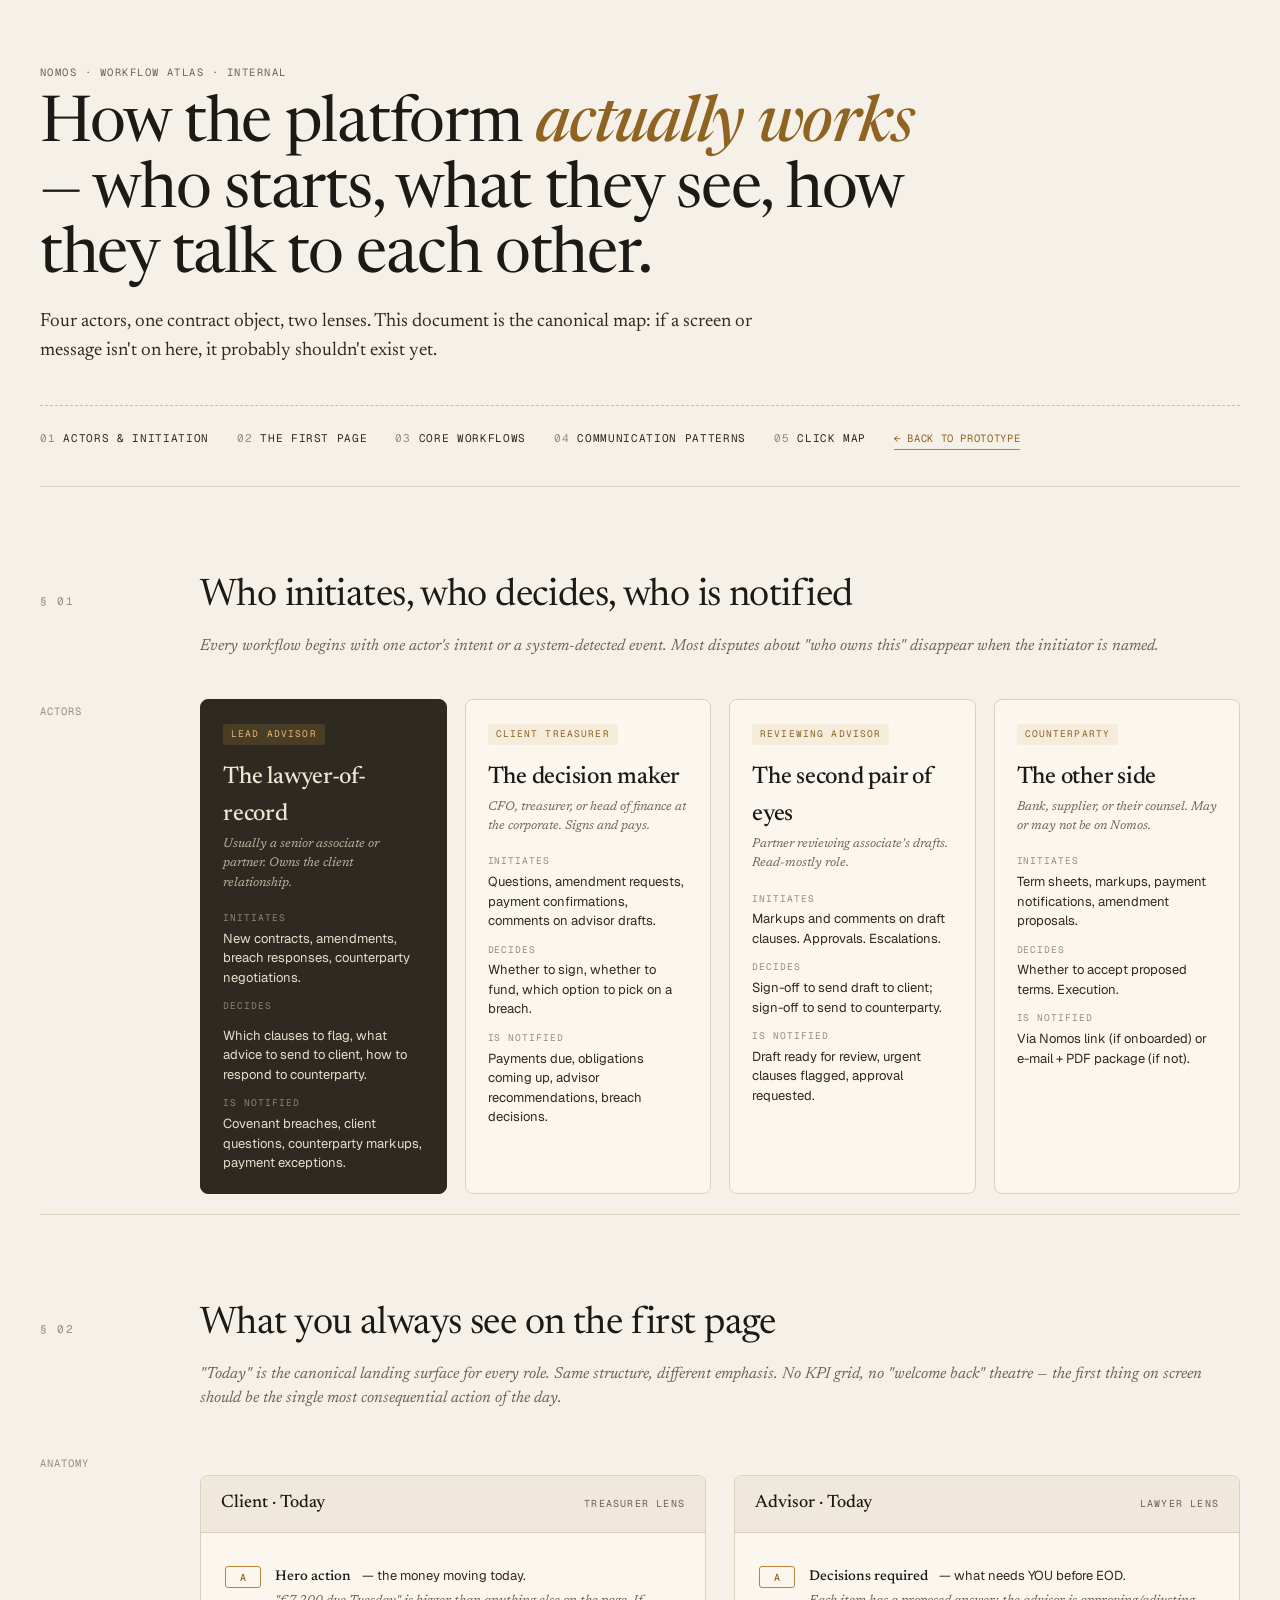
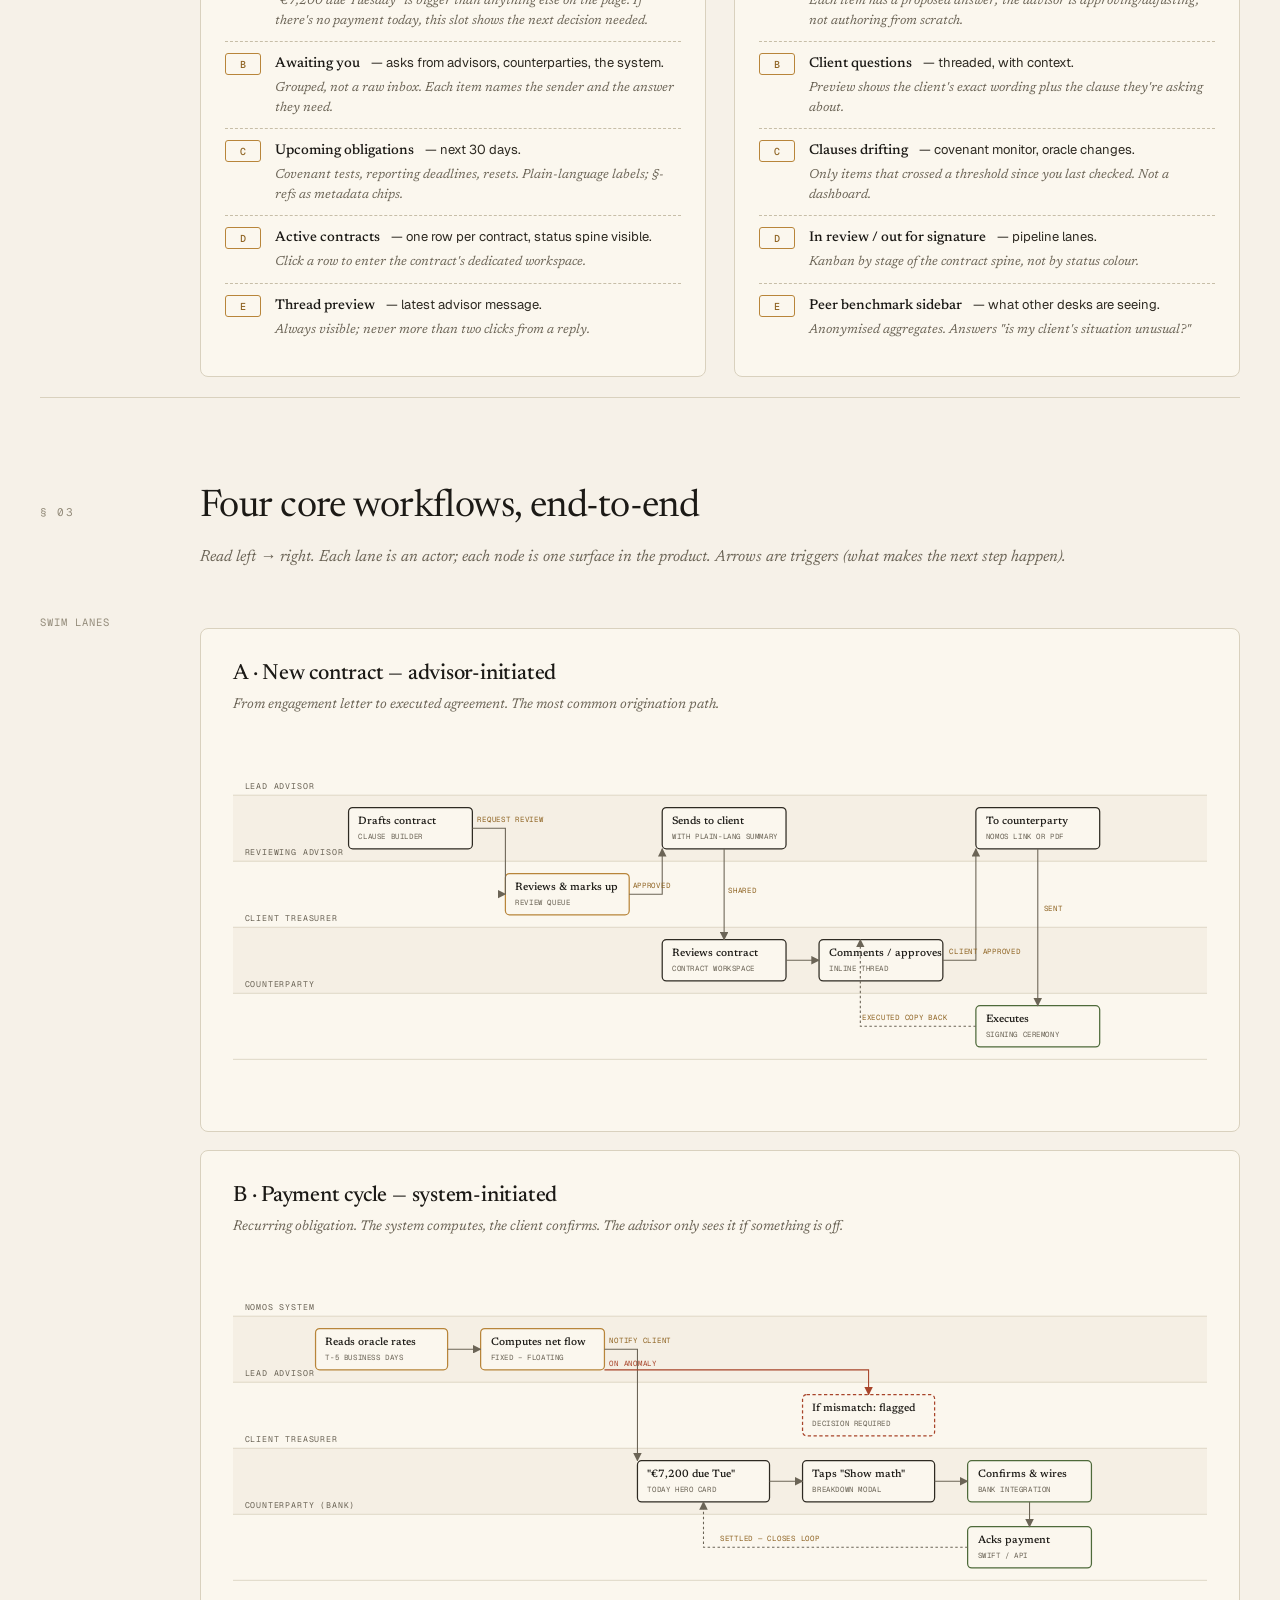
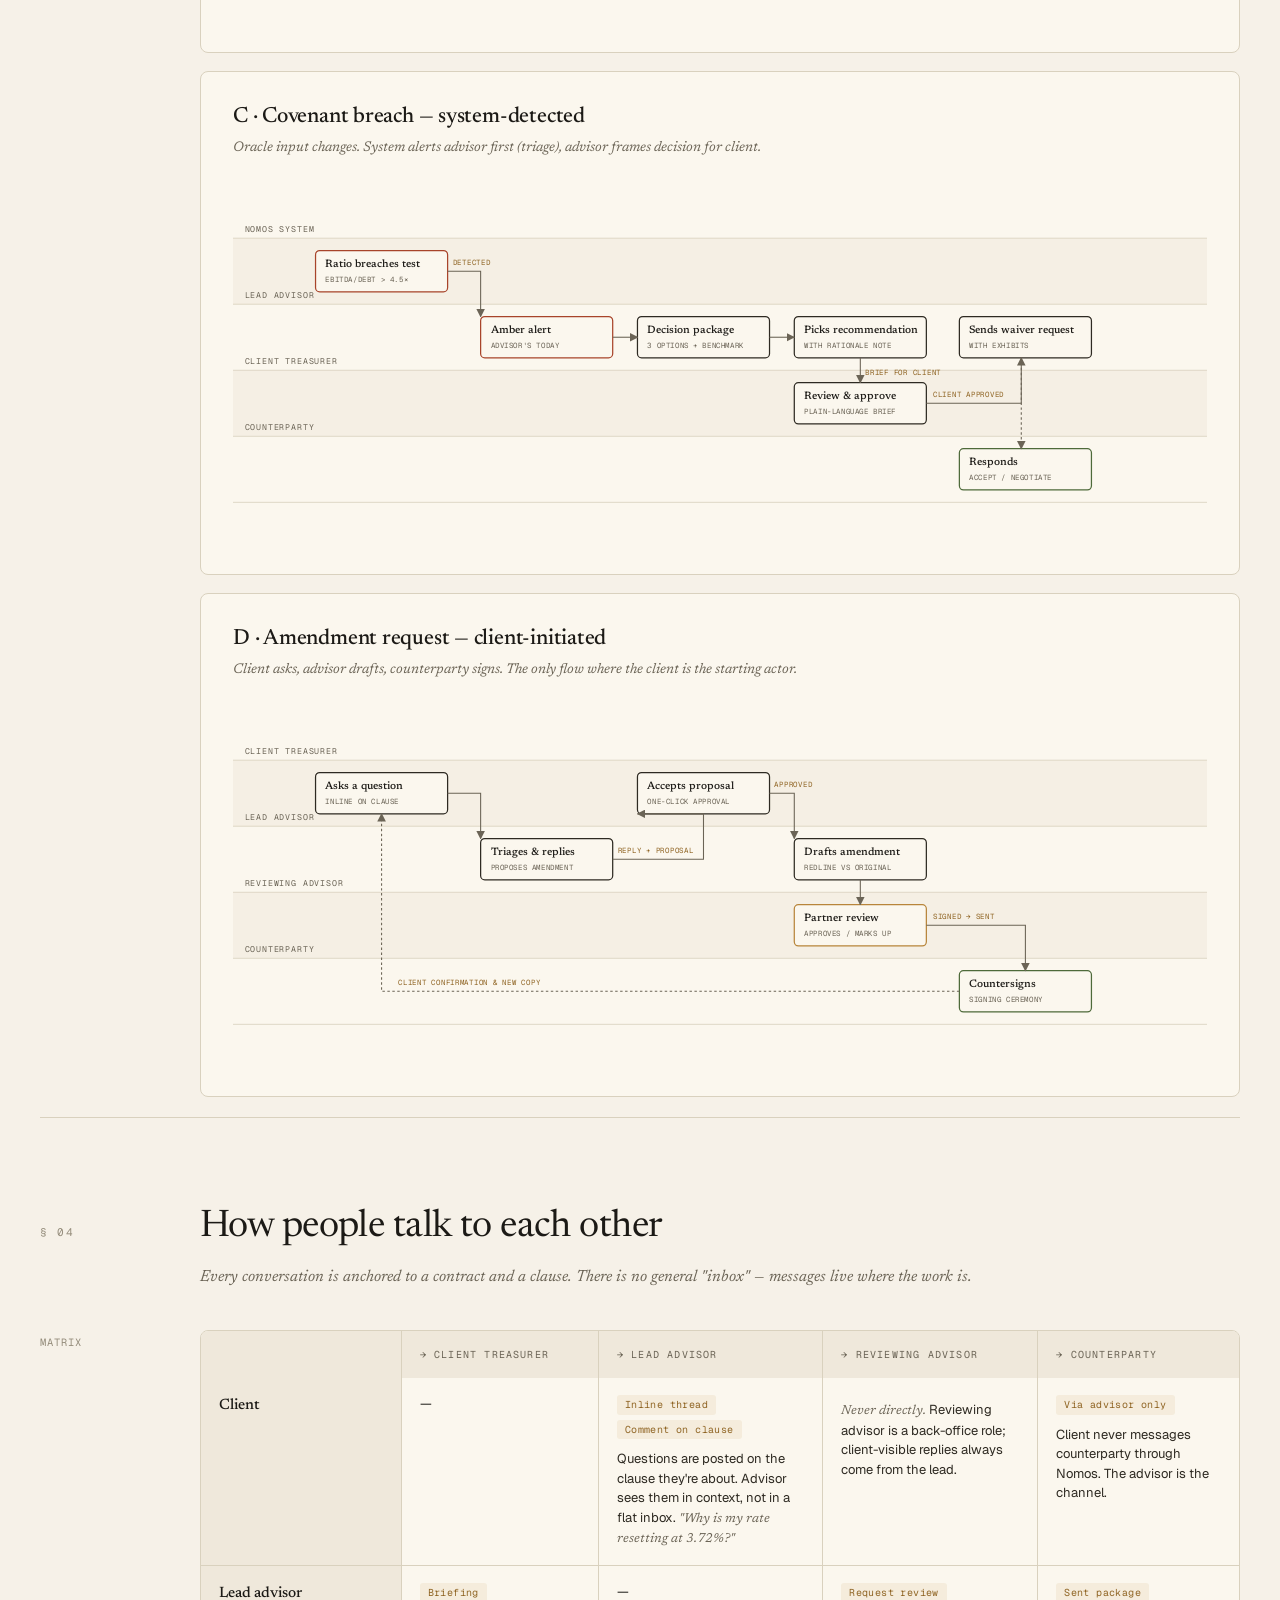
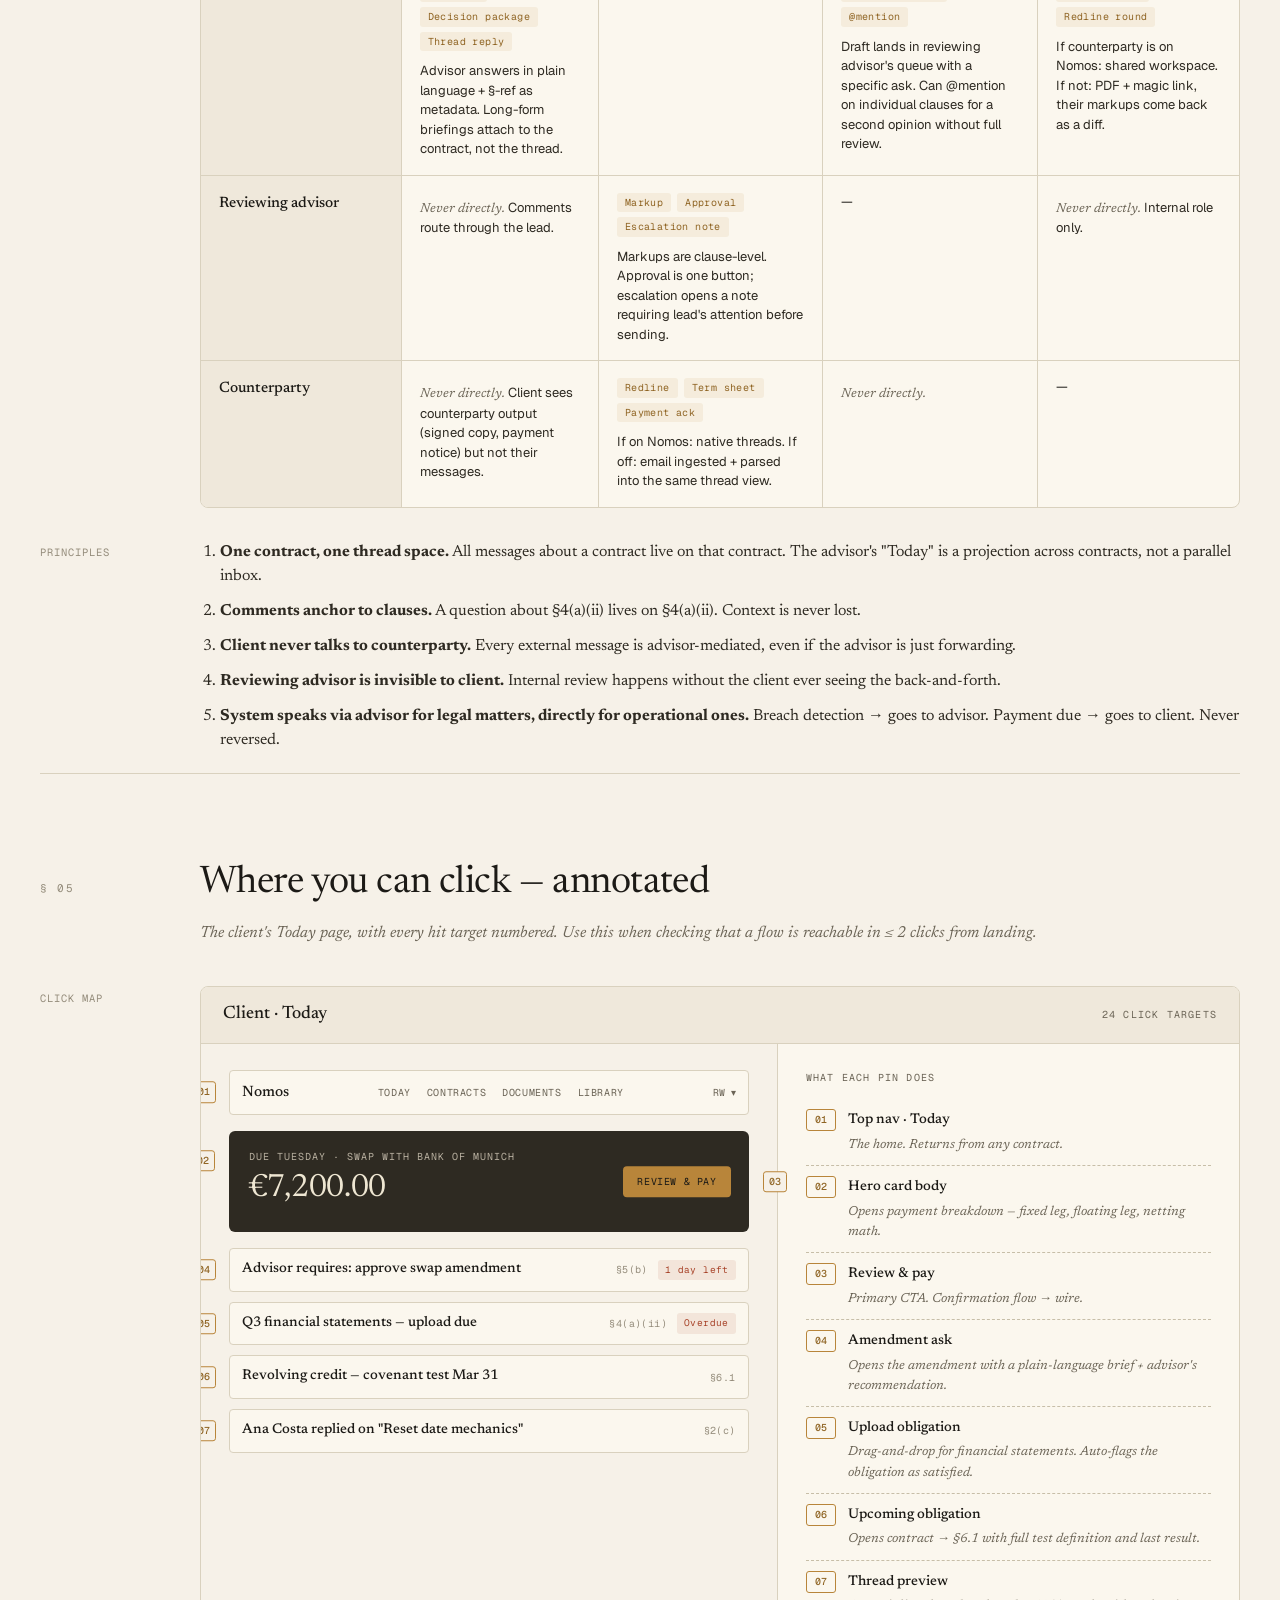
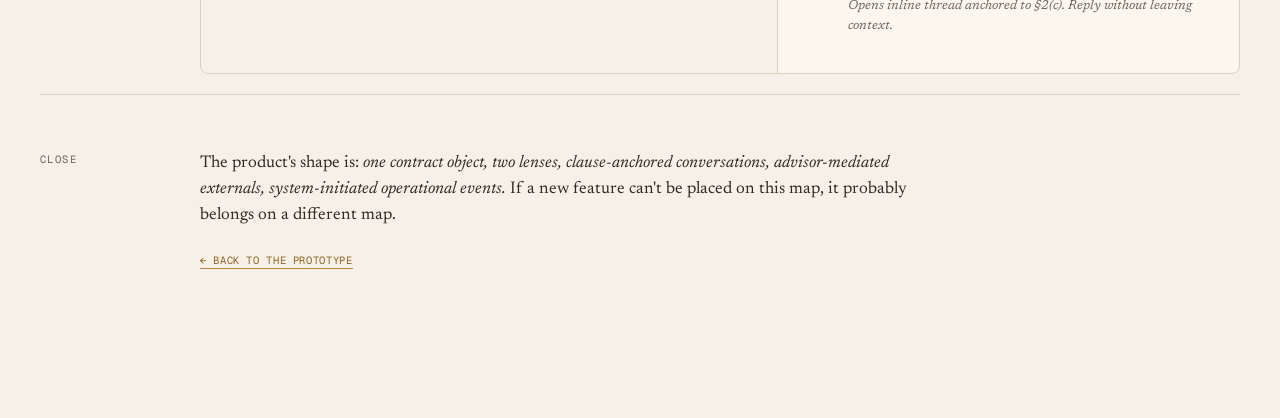
<file: docs/design/workflow.html>
<!doctype html>
<html lang="en">
<head>
<meta charset="utf-8" />
<meta name="viewport" content="width=1440" />
<title>Nomos — Workflow Atlas</title>
<link rel="preconnect" href="https://fonts.googleapis.com">
<link rel="preconnect" href="https://fonts.gstatic.com" crossorigin>
<link href="https://fonts.googleapis.com/css2?family=Newsreader:ital,opsz,wght@0,6..72,400;0,6..72,500;0,6..72,600;1,6..72,400&family=Geist:wght@300;400;500;600&family=Geist+Mono:wght@400;500&display=swap" rel="stylesheet">
<style>
  :root {
    --paper: #F6F1E8;
    --paper-2: #EFE8DB;
    --ink: #1C1A16;
    --ink-2: #2E2A22;
    --ink-3: #6B6456;
    --ink-4: #958D7C;
    --rule: #D9D1BE;
    --rule-2: #C7BEA8;
    --ochre: #B8853A;
    --ochre-2: #8F6423;
    --red: #A8442A;
    --green: #4E6A3A;
    --card: #FBF7EE;

    --serif: 'Newsreader', Georgia, serif;
    --sans: 'Geist', ui-sans-serif, system-ui, sans-serif;
    --mono: 'Geist Mono', ui-monospace, monospace;
  }

  * { box-sizing: border-box; }
  html, body { margin: 0; padding: 0; }
  body {
    background: var(--paper);
    color: var(--ink);
    font-family: var(--sans);
    font-size: 14px;
    line-height: 1.55;
    -webkit-font-smoothing: antialiased;
    padding-bottom: 120px;
  }

  .wrap { max-width: 1320px; margin: 0 auto; padding: 0 40px; }

  /* Header */
  header.top {
    padding: 64px 0 36px;
    border-bottom: 1px solid var(--rule);
  }
  .eyebrow {
    font-family: var(--mono); font-size: 10.5px; letter-spacing: .14em;
    text-transform: uppercase; color: var(--ink-3);
  }
  h1.title {
    font-family: var(--serif); font-weight: 400;
    font-size: 64px; line-height: 1.02; letter-spacing: -.02em;
    margin: 14px 0 18px;
    max-width: 900px;
  }
  h1.title em { font-style: italic; color: var(--ochre-2); font-weight: 500; }
  .lede {
    font-family: var(--serif); font-size: 19px; line-height: 1.5;
    color: var(--ink-2); max-width: 720px; margin: 0;
  }
  .toc {
    display: flex; gap: 28px; flex-wrap: wrap;
    margin-top: 40px; padding-top: 24px; border-top: 1px dashed var(--rule-2);
  }
  .toc a {
    font-family: var(--mono); font-size: 11px; letter-spacing: .06em;
    text-transform: uppercase; color: var(--ink-2); text-decoration: none;
    padding-bottom: 2px; border-bottom: 1px solid transparent;
  }
  .toc a:hover { border-color: var(--ochre); color: var(--ochre-2); }
  .toc a .num { color: var(--ink-4); margin-right: 8px; }

  /* Section */
  section { padding: 80px 0 20px; border-bottom: 1px solid var(--rule); }
  .section-head {
    display: grid; grid-template-columns: 120px 1fr; gap: 40px;
    align-items: baseline; margin-bottom: 40px;
  }
  .section-head .num {
    font-family: var(--mono); font-size: 11px; letter-spacing: .14em;
    color: var(--ink-4); text-transform: uppercase;
  }
  h2.section-title {
    font-family: var(--serif); font-weight: 400; font-size: 38px;
    letter-spacing: -.015em; margin: 0 0 8px;
  }
  .section-sub {
    font-family: var(--serif); font-style: italic; font-size: 16px;
    color: var(--ink-3); margin: 0;
  }

  /* Content columns */
  .grid-inset { display: grid; grid-template-columns: 120px 1fr; gap: 40px; align-items: start; }
  .grid-inset .gutter { font-family: var(--mono); font-size: 10.5px; letter-spacing: .1em; text-transform: uppercase; color: var(--ink-4); padding-top: 4px; }

  /* Actors */
  .actors { display: grid; grid-template-columns: repeat(4, 1fr); gap: 18px; }
  .actor {
    background: var(--card);
    border: 1px solid var(--rule);
    border-radius: 8px;
    padding: 22px 22px 20px;
    position: relative;
    min-height: 340px;
  }
  .actor .role-tag {
    font-family: var(--mono); font-size: 9.5px; letter-spacing: .12em;
    text-transform: uppercase; color: var(--ochre-2);
    padding: 3px 8px; background: rgba(184,133,58,.1);
    border-radius: 3px; display: inline-block;
  }
  .actor h3 {
    font-family: var(--serif); font-weight: 500; font-size: 24px;
    margin: 14px 0 2px; letter-spacing: -.01em;
  }
  .actor .who { font-size: 12.5px; color: var(--ink-3); margin-bottom: 18px; font-style: italic; font-family: var(--serif); }
  .actor dl { margin: 0; }
  .actor dt {
    font-family: var(--mono); font-size: 9.5px; letter-spacing: .1em;
    text-transform: uppercase; color: var(--ink-4); margin-top: 12px;
  }
  .actor dd { margin: 3px 0 0; font-size: 13px; color: var(--ink-2); line-height: 1.5; }
  .actor.primary { background: #2E2A22; color: #EEE6D2; border-color: #2E2A22; }
  .actor.primary .role-tag { background: rgba(184,133,58,.2); color: #E2B978; }
  .actor.primary .who { color: #BFB6A1; }
  .actor.primary dt { color: #8C826E; }
  .actor.primary dd { color: #E6DFCC; }

  /* First-page anatomy */
  .anatomy { display: grid; grid-template-columns: 1fr 1fr; gap: 28px; margin-top: 24px; }
  .screen {
    background: var(--card);
    border: 1px solid var(--rule);
    border-radius: 8px;
    overflow: hidden;
    position: relative;
  }
  .screen .screen-label {
    padding: 14px 20px;
    border-bottom: 1px solid var(--rule);
    display: flex; align-items: baseline; justify-content: space-between;
    background: var(--paper-2);
  }
  .screen .screen-label .name {
    font-family: var(--serif); font-size: 18px; font-weight: 500;
  }
  .screen .screen-label .role {
    font-family: var(--mono); font-size: 10px; letter-spacing: .12em;
    text-transform: uppercase; color: var(--ink-3);
  }
  .screen-body { padding: 22px 24px 26px; font-size: 13px; }
  .annot {
    display: grid; grid-template-columns: 36px 1fr; gap: 14px;
    padding: 11px 0;
    border-bottom: 1px dashed var(--rule-2);
  }
  .annot:last-child { border-bottom: none; }
  .annot .pin {
    font-family: var(--mono); font-size: 10px; letter-spacing: .06em;
    color: var(--ochre-2); font-weight: 500;
    border: 1px solid var(--ochre); border-radius: 3px;
    padding: 3px 0; text-align: center;
    height: 22px; line-height: 16px;
  }
  .annot .body { color: var(--ink-2); line-height: 1.5; }
  .annot .body .term {
    font-family: var(--serif); font-weight: 500; font-size: 14px;
    margin-right: 8px; color: var(--ink);
  }
  .annot .body .why {
    display: block; color: var(--ink-3); font-style: italic;
    font-family: var(--serif); font-size: 13px; margin-top: 3px;
  }

  /* Swim-lane diagrams */
  .flow {
    background: var(--card);
    border: 1px solid var(--rule);
    border-radius: 8px;
    padding: 28px 32px 32px;
    margin-top: 18px;
    overflow-x: auto;
  }
  .flow h3 {
    font-family: var(--serif); font-weight: 500; font-size: 22px;
    margin: 0 0 4px; letter-spacing: -.01em;
  }
  .flow .sub {
    font-family: var(--serif); font-style: italic; font-size: 14px;
    color: var(--ink-3); margin: 0 0 22px;
  }
  .flow svg { display: block; max-width: 100%; }

  /* SVG text style helpers */
  svg text { font-family: var(--sans); fill: var(--ink-2); }
  svg .lane-label { font-family: var(--mono); font-size: 10px; letter-spacing: .1em; text-transform: uppercase; fill: var(--ink-3); }
  svg .step-title { font-family: var(--serif); font-size: 13px; font-weight: 500; fill: var(--ink); }
  svg .step-meta { font-family: var(--mono); font-size: 9px; letter-spacing: .08em; text-transform: uppercase; fill: var(--ink-3); }
  svg .edge-label { font-family: var(--mono); font-size: 9.5px; letter-spacing: .04em; fill: var(--ink-3); }
  svg .trigger { font-family: var(--mono); font-size: 9px; letter-spacing: .1em; text-transform: uppercase; fill: var(--ochre-2); }

  /* Communication matrix */
  .matrix {
    background: var(--card);
    border: 1px solid var(--rule);
    border-radius: 8px;
    padding: 0;
    overflow: hidden;
  }
  .matrix table {
    width: 100%; border-collapse: collapse;
    font-size: 13px;
  }
  .matrix th, .matrix td {
    padding: 16px 18px; text-align: left; vertical-align: top;
    border-bottom: 1px solid var(--rule);
    border-right: 1px solid var(--rule);
  }
  .matrix th {
    font-family: var(--mono); font-size: 10px; letter-spacing: .12em;
    text-transform: uppercase; color: var(--ink-3);
    background: var(--paper-2); font-weight: 400;
  }
  .matrix th:first-child { width: 200px; }
  .matrix td:first-child {
    font-family: var(--serif); font-weight: 500; font-size: 15px;
    color: var(--ink); background: var(--paper-2);
    border-right: 1px solid var(--rule);
  }
  .matrix td:last-child, .matrix th:last-child { border-right: none; }
  .matrix tr:last-child td, .matrix tr:last-child th { border-bottom: none; }
  .surface {
    display: inline-block;
    font-family: var(--mono); font-size: 10px; letter-spacing: .04em;
    color: var(--ochre-2); background: rgba(184,133,58,.1);
    padding: 2px 8px; border-radius: 3px; margin-right: 6px; margin-bottom: 4px;
  }
  .matrix td .d { color: var(--ink-2); line-height: 1.5; margin-top: 6px; }
  .matrix td .d em { font-style: italic; color: var(--ink-3); font-family: var(--serif); }

  /* Click map screen */
  .clickmap {
    background: var(--card);
    border: 1px solid var(--rule);
    border-radius: 8px;
    padding: 0;
    overflow: hidden;
    position: relative;
  }
  .cm-head {
    padding: 14px 22px; border-bottom: 1px solid var(--rule);
    display: flex; justify-content: space-between; align-items: baseline;
    background: var(--paper-2);
  }
  .cm-head .name { font-family: var(--serif); font-size: 18px; font-weight: 500; }
  .cm-head .meta { font-family: var(--mono); font-size: 10px; letter-spacing: .12em; text-transform: uppercase; color: var(--ink-3); }
  .cm-body { display: grid; grid-template-columns: 1.25fr 1fr; }
  .cm-mock { padding: 26px 28px; border-right: 1px solid var(--rule); position: relative; background: var(--paper); }
  .cm-legend { padding: 26px 28px; font-size: 13px; }
  .cm-legend h4 {
    font-family: var(--mono); font-size: 10px; letter-spacing: .12em;
    text-transform: uppercase; color: var(--ink-3); margin: 0 0 14px; font-weight: 400;
  }
  .legend-row {
    display: grid; grid-template-columns: 30px 1fr; gap: 12px;
    padding: 10px 0; border-bottom: 1px dashed var(--rule-2);
  }
  .legend-row:last-child { border-bottom: none; }
  .legend-row .num {
    font-family: var(--mono); font-size: 10px; font-weight: 500;
    color: var(--ochre-2); border: 1px solid var(--ochre); border-radius: 3px;
    padding: 2px 0; text-align: center; height: 22px; line-height: 16px;
  }
  .legend-row .term { font-family: var(--serif); font-weight: 500; font-size: 14px; }
  .legend-row .what { color: var(--ink-3); font-style: italic; font-family: var(--serif); font-size: 13px; margin-top: 3px; }

  /* Mock widgets inside click map */
  .mockrow {
    display: flex; align-items: center; gap: 10px;
    padding: 10px 12px; border: 1px solid var(--rule); border-radius: 4px;
    background: var(--card); font-size: 12.5px; position: relative;
    margin-bottom: 10px;
  }
  .mockrow .title { font-family: var(--serif); font-weight: 500; font-size: 14px; flex: 1; }
  .mockrow .jg { font-family: var(--mono); font-size: 10px; color: var(--ink-4); letter-spacing: .04em; }
  .mockrow .chip {
    font-family: var(--mono); font-size: 9.5px; letter-spacing: .04em;
    padding: 3px 7px; border-radius: 3px;
    background: rgba(168,68,42,.1); color: var(--red);
  }
  .pin-abs {
    position: absolute; left: -14px; top: 50%; transform: translate(-100%, -50%);
    font-family: var(--mono); font-size: 10px; font-weight: 500; color: var(--ochre-2);
    border: 1px solid var(--ochre); background: var(--paper);
    border-radius: 3px; padding: 2px 5px; white-space: nowrap;
  }
  .mocktop {
    display: flex; align-items: center; justify-content: space-between;
    padding: 10px 12px; border: 1px solid var(--rule); border-radius: 4px;
    background: var(--card); margin-bottom: 16px; font-size: 12.5px; position: relative;
  }
  .mocktop .brand { font-family: var(--serif); font-size: 15px; font-weight: 500; }
  .mocktop .nav { display: flex; gap: 16px; font-family: var(--mono); font-size: 10px; letter-spacing: .06em; color: var(--ink-3); text-transform: uppercase; }
  .mocktop .user { font-family: var(--mono); font-size: 10px; color: var(--ink-3); }
  .hero-card {
    background: #2E2A22; color: #EEE6D2;
    border-radius: 6px; padding: 18px 20px; margin-bottom: 16px;
    position: relative;
  }
  .hero-card .amt { font-family: var(--serif); font-size: 32px; font-weight: 400; letter-spacing: -.01em; }
  .hero-card .dn { font-family: var(--mono); font-size: 10px; letter-spacing: .1em; text-transform: uppercase; color: #B8B0A0; }
  .hero-card .cta {
    position: absolute; right: 18px; top: 50%; transform: translateY(-50%);
    font-family: var(--mono); font-size: 10px; letter-spacing: .06em;
    padding: 8px 14px; border-radius: 4px; background: var(--ochre); color: #1C1A16;
    text-transform: uppercase;
  }

  /* Closing note */
  .closing {
    padding: 56px 0 12px;
    display: grid; grid-template-columns: 120px 1fr; gap: 40px;
  }
  .closing p {
    font-family: var(--serif); font-size: 17px; line-height: 1.55;
    max-width: 720px; color: var(--ink-2); margin: 0 0 12px;
  }

  /* Links */
  a.ret {
    font-family: var(--mono); font-size: 10.5px; letter-spacing: .06em;
    color: var(--ochre-2); text-decoration: none;
    border-bottom: 1px solid var(--ochre);
    text-transform: uppercase; padding-bottom: 1px;
  }

</style>
</head>
<body>

<div class="wrap">
  <header class="top">
    <div class="eyebrow">Nomos · Workflow Atlas · Internal</div>
    <h1 class="title">How the platform <em>actually works</em> — who starts, what they see, how they talk to each other.</h1>
    <p class="lede">Four actors, one contract object, two lenses. This document is the canonical map: if a screen or message isn't on here, it probably shouldn't exist yet.</p>

    <nav class="toc">
      <a href="#actors"><span class="num">01</span>Actors &amp; initiation</a>
      <a href="#today"><span class="num">02</span>The first page</a>
      <a href="#flows"><span class="num">03</span>Core workflows</a>
      <a href="#comms"><span class="num">04</span>Communication patterns</a>
      <a href="#clickmap"><span class="num">05</span>Click map</a>
      <a href="index.html" class="ret">← Back to prototype</a>
    </nav>
  </header>

  <!-- ========================================================== -->
  <!-- 01 ACTORS                                                  -->
  <!-- ========================================================== -->
  <section id="actors">
    <div class="section-head">
      <div class="num">§ 01</div>
      <div>
        <h2 class="section-title">Who initiates, who decides, who is notified</h2>
        <p class="section-sub">Every workflow begins with one actor's intent or a system-detected event. Most disputes about "who owns this" disappear when the initiator is named.</p>
      </div>
    </div>

    <div class="grid-inset">
      <div class="gutter">Actors</div>
      <div class="actors">
        <div class="actor primary">
          <span class="role-tag">Lead advisor</span>
          <h3>The lawyer-of-record</h3>
          <div class="who">Usually a senior associate or partner. Owns the client relationship.</div>
          <dl>
            <dt>Initiates</dt>
            <dd>New contracts, amendments, breach responses, counterparty negotiations.</dd>
            <dt>Decides</dt>
            <dt></dt>
            <dd>Which clauses to flag, what advice to send to client, how to respond to counterparty.</dd>
            <dt>Is notified</dt>
            <dd>Covenant breaches, client questions, counterparty markups, payment exceptions.</dd>
          </dl>
        </div>

        <div class="actor">
          <span class="role-tag">Client treasurer</span>
          <h3>The decision maker</h3>
          <div class="who">CFO, treasurer, or head of finance at the corporate. Signs and pays.</div>
          <dl>
            <dt>Initiates</dt>
            <dd>Questions, amendment requests, payment confirmations, comments on advisor drafts.</dd>
            <dt>Decides</dt>
            <dd>Whether to sign, whether to fund, which option to pick on a breach.</dd>
            <dt>Is notified</dt>
            <dd>Payments due, obligations coming up, advisor recommendations, breach decisions.</dd>
          </dl>
        </div>

        <div class="actor">
          <span class="role-tag">Reviewing advisor</span>
          <h3>The second pair of eyes</h3>
          <div class="who">Partner reviewing associate's drafts. Read-mostly role.</div>
          <dl>
            <dt>Initiates</dt>
            <dd>Markups and comments on draft clauses. Approvals. Escalations.</dd>
            <dt>Decides</dt>
            <dd>Sign-off to send draft to client; sign-off to send to counterparty.</dd>
            <dt>Is notified</dt>
            <dd>Draft ready for review, urgent clauses flagged, approval requested.</dd>
          </dl>
        </div>

        <div class="actor">
          <span class="role-tag">Counterparty</span>
          <h3>The other side</h3>
          <div class="who">Bank, supplier, or their counsel. May or may not be on Nomos.</div>
          <dl>
            <dt>Initiates</dt>
            <dd>Term sheets, markups, payment notifications, amendment proposals.</dd>
            <dt>Decides</dt>
            <dd>Whether to accept proposed terms. Execution.</dd>
            <dt>Is notified</dt>
            <dd>Via Nomos link (if onboarded) or e-mail + PDF package (if not).</dd>
          </dl>
        </div>
      </div>
    </div>
  </section>

  <!-- ========================================================== -->
  <!-- 02 FIRST PAGE                                              -->
  <!-- ========================================================== -->
  <section id="today">
    <div class="section-head">
      <div class="num">§ 02</div>
      <div>
        <h2 class="section-title">What you always see on the first page</h2>
        <p class="section-sub">"Today" is the canonical landing surface for every role. Same structure, different emphasis. No KPI grid, no "welcome back" theatre — the first thing on screen should be the single most consequential action of the day.</p>
      </div>
    </div>

    <div class="grid-inset">
      <div class="gutter">Anatomy</div>
      <div>
        <div class="anatomy">

          <!-- CLIENT TODAY -->
          <div class="screen">
            <div class="screen-label">
              <span class="name">Client · Today</span>
              <span class="role">Treasurer lens</span>
            </div>
            <div class="screen-body">
              <div class="annot"><div class="pin">A</div><div class="body"><span class="term">Hero action</span> — the money moving today.<span class="why">"€7,200 due Tuesday" is bigger than anything else on the page. If there's no payment today, this slot shows the next decision needed.</span></div></div>
              <div class="annot"><div class="pin">B</div><div class="body"><span class="term">Awaiting you</span> — asks from advisors, counterparties, the system.<span class="why">Grouped, not a raw inbox. Each item names the sender and the answer they need.</span></div></div>
              <div class="annot"><div class="pin">C</div><div class="body"><span class="term">Upcoming obligations</span> — next 30 days.<span class="why">Covenant tests, reporting deadlines, resets. Plain-language labels; §-refs as metadata chips.</span></div></div>
              <div class="annot"><div class="pin">D</div><div class="body"><span class="term">Active contracts</span> — one row per contract, status spine visible.<span class="why">Click a row to enter the contract's dedicated workspace.</span></div></div>
              <div class="annot"><div class="pin">E</div><div class="body"><span class="term">Thread preview</span> — latest advisor message.<span class="why">Always visible; never more than two clicks from a reply.</span></div></div>
            </div>
          </div>

          <!-- ADVISOR TODAY -->
          <div class="screen">
            <div class="screen-label">
              <span class="name">Advisor · Today</span>
              <span class="role">Lawyer lens</span>
            </div>
            <div class="screen-body">
              <div class="annot"><div class="pin">A</div><div class="body"><span class="term">Decisions required</span> — what needs YOU before EOD.<span class="why">Each item has a proposed answer; the advisor is approving/adjusting, not authoring from scratch.</span></div></div>
              <div class="annot"><div class="pin">B</div><div class="body"><span class="term">Client questions</span> — threaded, with context.<span class="why">Preview shows the client's exact wording plus the clause they're asking about.</span></div></div>
              <div class="annot"><div class="pin">C</div><div class="body"><span class="term">Clauses drifting</span> — covenant monitor, oracle changes.<span class="why">Only items that crossed a threshold since you last checked. Not a dashboard.</span></div></div>
              <div class="annot"><div class="pin">D</div><div class="body"><span class="term">In review / out for signature</span> — pipeline lanes.<span class="why">Kanban by stage of the contract spine, not by status colour.</span></div></div>
              <div class="annot"><div class="pin">E</div><div class="body"><span class="term">Peer benchmark sidebar</span> — what other desks are seeing.<span class="why">Anonymised aggregates. Answers "is my client's situation unusual?"</span></div></div>
            </div>
          </div>

        </div>
      </div>
    </div>
  </section>

  <!-- ========================================================== -->
  <!-- 03 FLOWS                                                   -->
  <!-- ========================================================== -->
  <section id="flows">
    <div class="section-head">
      <div class="num">§ 03</div>
      <div>
        <h2 class="section-title">Four core workflows, end-to-end</h2>
        <p class="section-sub">Read left → right. Each lane is an actor; each node is one surface in the product. Arrows are triggers (what makes the next step happen).</p>
      </div>
    </div>

    <div class="grid-inset">
      <div class="gutter">Swim lanes</div>
      <div>

        <!-- FLOW A: NEW CONTRACT -->
        <div class="flow">
          <h3>A · New contract — advisor-initiated</h3>
          <p class="sub">From engagement letter to executed agreement. The most common origination path.</p>
          <svg viewBox="0 0 1180 360" width="100%" height="360" xmlns="http://www.w3.org/2000/svg">
            <!-- Lane backgrounds -->
            <rect x="0" y="30" width="1180" height="80" fill="#EFE8DB" opacity=".5"/>
            <rect x="0" y="190" width="1180" height="80" fill="#EFE8DB" opacity=".5"/>
            <!-- Lane rules -->
            <line x1="0" y1="30" x2="1180" y2="30" stroke="#D9D1BE"/>
            <line x1="0" y1="110" x2="1180" y2="110" stroke="#D9D1BE"/>
            <line x1="0" y1="190" x2="1180" y2="190" stroke="#D9D1BE"/>
            <line x1="0" y1="270" x2="1180" y2="270" stroke="#D9D1BE"/>
            <line x1="0" y1="350" x2="1180" y2="350" stroke="#D9D1BE"/>

            <!-- Lane labels -->
            <text x="14" y="22" class="lane-label">Lead advisor</text>
            <text x="14" y="102" class="lane-label">Reviewing advisor</text>
            <text x="14" y="182" class="lane-label">Client treasurer</text>
            <text x="14" y="262" class="lane-label">Counterparty</text>

            <!-- Step 1: Advisor drafts -->
            <g transform="translate(140,45)">
              <rect width="150" height="50" rx="5" fill="#FBF7EE" stroke="#2E2A22" stroke-width="1.5"/>
              <text x="12" y="20" class="step-title">Drafts contract</text>
              <text x="12" y="38" class="step-meta">Clause builder</text>
            </g>

            <!-- Step 2: Reviewing advisor -->
            <g transform="translate(330,125)">
              <rect width="150" height="50" rx="5" fill="#FBF7EE" stroke="#B8853A" stroke-width="1.5"/>
              <text x="12" y="20" class="step-title">Reviews &amp; marks up</text>
              <text x="12" y="38" class="step-meta">Review queue</text>
            </g>

            <!-- Step 3: Advisor sends to client -->
            <g transform="translate(520,45)">
              <rect width="150" height="50" rx="5" fill="#FBF7EE" stroke="#2E2A22" stroke-width="1.5"/>
              <text x="12" y="20" class="step-title">Sends to client</text>
              <text x="12" y="38" class="step-meta">With plain-lang summary</text>
            </g>

            <!-- Step 4: Client reviews -->
            <g transform="translate(520,205)">
              <rect width="150" height="50" rx="5" fill="#FBF7EE" stroke="#2E2A22" stroke-width="1.5"/>
              <text x="12" y="20" class="step-title">Reviews contract</text>
              <text x="12" y="38" class="step-meta">Contract workspace</text>
            </g>

            <!-- Step 5: Client comments/approves -->
            <g transform="translate(710,205)">
              <rect width="150" height="50" rx="5" fill="#FBF7EE" stroke="#2E2A22" stroke-width="1.5"/>
              <text x="12" y="20" class="step-title">Comments / approves</text>
              <text x="12" y="38" class="step-meta">Inline thread</text>
            </g>

            <!-- Step 6: Advisor sends to counterparty -->
            <g transform="translate(900,45)">
              <rect width="150" height="50" rx="5" fill="#FBF7EE" stroke="#2E2A22" stroke-width="1.5"/>
              <text x="12" y="20" class="step-title">To counterparty</text>
              <text x="12" y="38" class="step-meta">Nomos link or PDF</text>
            </g>

            <!-- Step 7: Counterparty signs -->
            <g transform="translate(900,285)">
              <rect width="150" height="50" rx="5" fill="#FBF7EE" stroke="#4E6A3A" stroke-width="1.5"/>
              <text x="12" y="20" class="step-title">Executes</text>
              <text x="12" y="38" class="step-meta">Signing ceremony</text>
            </g>

            <!-- Arrows -->
            <defs>
              <marker id="arrA" viewBox="0 0 10 10" refX="9" refY="5" markerWidth="8" markerHeight="8" orient="auto">
                <path d="M0,0 L10,5 L0,10 z" fill="#6B6456"/>
              </marker>
            </defs>

            <!-- 1→2 -->
            <path d="M 290,70 L 330,70 L 330,150 L 330,150" fill="none" stroke="#6B6456" stroke-width="1.3" marker-end="url(#arrA)"/>
            <text x="296" y="62" class="trigger">Request review</text>

            <!-- 2→3 -->
            <path d="M 480,150 L 520,150 L 520,95" fill="none" stroke="#6B6456" stroke-width="1.3" marker-end="url(#arrA)"/>
            <text x="484" y="142" class="trigger">Approved</text>

            <!-- 3→4 -->
            <path d="M 595,95 L 595,205" fill="none" stroke="#6B6456" stroke-width="1.3" marker-end="url(#arrA)"/>
            <text x="600" y="148" class="trigger">Shared</text>

            <!-- 4→5 -->
            <path d="M 670,230 L 710,230" fill="none" stroke="#6B6456" stroke-width="1.3" marker-end="url(#arrA)"/>

            <!-- 5→6 -->
            <path d="M 860,230 L 900,230 L 900,95" fill="none" stroke="#6B6456" stroke-width="1.3" marker-end="url(#arrA)"/>
            <text x="868" y="222" class="trigger">Client approved</text>

            <!-- 6→7 -->
            <path d="M 975,95 L 975,285" fill="none" stroke="#6B6456" stroke-width="1.3" marker-end="url(#arrA)"/>
            <text x="982" y="170" class="trigger">Sent</text>

            <!-- Executed loop-back -->
            <path d="M 900,310 L 760,310 L 760,205" fill="none" stroke="#6B6456" stroke-width="1.3" stroke-dasharray="3,3" marker-end="url(#arrA)"/>
            <text x="762" y="302" class="trigger">Executed copy back</text>
          </svg>
        </div>

        <!-- FLOW B: PAYMENT CYCLE -->
        <div class="flow">
          <h3>B · Payment cycle — system-initiated</h3>
          <p class="sub">Recurring obligation. The system computes, the client confirms. The advisor only sees it if something is off.</p>
          <svg viewBox="0 0 1180 360" width="100%" height="360" xmlns="http://www.w3.org/2000/svg">
            <rect x="0" y="30" width="1180" height="80" fill="#EFE8DB" opacity=".5"/>
            <rect x="0" y="190" width="1180" height="80" fill="#EFE8DB" opacity=".5"/>
            <line x1="0" y1="30" x2="1180" y2="30" stroke="#D9D1BE"/>
            <line x1="0" y1="110" x2="1180" y2="110" stroke="#D9D1BE"/>
            <line x1="0" y1="190" x2="1180" y2="190" stroke="#D9D1BE"/>
            <line x1="0" y1="270" x2="1180" y2="270" stroke="#D9D1BE"/>
            <line x1="0" y1="350" x2="1180" y2="350" stroke="#D9D1BE"/>

            <text x="14" y="22" class="lane-label">Nomos system</text>
            <text x="14" y="102" class="lane-label">Lead advisor</text>
            <text x="14" y="182" class="lane-label">Client treasurer</text>
            <text x="14" y="262" class="lane-label">Counterparty (bank)</text>

            <g transform="translate(100,45)">
              <rect width="160" height="50" rx="5" fill="#FBF7EE" stroke="#B8853A" stroke-width="1.5"/>
              <text x="12" y="20" class="step-title">Reads oracle rates</text>
              <text x="12" y="38" class="step-meta">T-5 business days</text>
            </g>

            <g transform="translate(300,45)">
              <rect width="150" height="50" rx="5" fill="#FBF7EE" stroke="#B8853A" stroke-width="1.5"/>
              <text x="12" y="20" class="step-title">Computes net flow</text>
              <text x="12" y="38" class="step-meta">Fixed − floating</text>
            </g>

            <g transform="translate(490,205)">
              <rect width="160" height="50" rx="5" fill="#FBF7EE" stroke="#2E2A22" stroke-width="1.5"/>
              <text x="12" y="20" class="step-title">"€7,200 due Tue"</text>
              <text x="12" y="38" class="step-meta">Today hero card</text>
            </g>

            <g transform="translate(690,205)">
              <rect width="160" height="50" rx="5" fill="#FBF7EE" stroke="#2E2A22" stroke-width="1.5"/>
              <text x="12" y="20" class="step-title">Taps "Show math"</text>
              <text x="12" y="38" class="step-meta">Breakdown modal</text>
            </g>

            <g transform="translate(890,205)">
              <rect width="150" height="50" rx="5" fill="#FBF7EE" stroke="#4E6A3A" stroke-width="1.5"/>
              <text x="12" y="20" class="step-title">Confirms &amp; wires</text>
              <text x="12" y="38" class="step-meta">Bank integration</text>
            </g>

            <g transform="translate(890,285)">
              <rect width="150" height="50" rx="5" fill="#FBF7EE" stroke="#4E6A3A" stroke-width="1.5"/>
              <text x="12" y="20" class="step-title">Acks payment</text>
              <text x="12" y="38" class="step-meta">SWIFT / API</text>
            </g>

            <!-- Exception -->
            <g transform="translate(690,125)">
              <rect width="160" height="50" rx="5" fill="#FBF7EE" stroke="#A8442A" stroke-width="1.5" stroke-dasharray="4,3"/>
              <text x="12" y="20" class="step-title">If mismatch: flagged</text>
              <text x="12" y="38" class="step-meta">Decision required</text>
            </g>

            <defs>
              <marker id="arrB" viewBox="0 0 10 10" refX="9" refY="5" markerWidth="8" markerHeight="8" orient="auto">
                <path d="M0,0 L10,5 L0,10 z" fill="#6B6456"/>
              </marker>
              <marker id="arrBred" viewBox="0 0 10 10" refX="9" refY="5" markerWidth="8" markerHeight="8" orient="auto">
                <path d="M0,0 L10,5 L0,10 z" fill="#A8442A"/>
              </marker>
            </defs>

            <path d="M 260,70 L 300,70" fill="none" stroke="#6B6456" stroke-width="1.3" marker-end="url(#arrB)"/>
            <path d="M 450,70 L 490,70 L 490,205" fill="none" stroke="#6B6456" stroke-width="1.3" marker-end="url(#arrB)"/>
            <text x="456" y="62" class="trigger">Notify client</text>
            <path d="M 650,230 L 690,230" fill="none" stroke="#6B6456" stroke-width="1.3" marker-end="url(#arrB)"/>
            <path d="M 850,230 L 890,230" fill="none" stroke="#6B6456" stroke-width="1.3" marker-end="url(#arrB)"/>
            <path d="M 965,255 L 965,285" fill="none" stroke="#6B6456" stroke-width="1.3" marker-end="url(#arrB)"/>
            <path d="M 890,310 L 570,310 L 570,255" fill="none" stroke="#6B6456" stroke-width="1.3" stroke-dasharray="3,3" marker-end="url(#arrB)"/>
            <text x="590" y="302" class="trigger">Settled — closes loop</text>

            <path d="M 450,95 L 770,95 L 770,125" fill="none" stroke="#A8442A" stroke-width="1.3" marker-end="url(#arrBred)"/>
            <text x="456" y="90" class="trigger" style="fill:#A8442A">On anomaly</text>
          </svg>
        </div>

        <!-- FLOW C: BREACH -->
        <div class="flow">
          <h3>C · Covenant breach — system-detected</h3>
          <p class="sub">Oracle input changes. System alerts advisor first (triage), advisor frames decision for client.</p>
          <svg viewBox="0 0 1180 360" width="100%" height="360" xmlns="http://www.w3.org/2000/svg">
            <rect x="0" y="30" width="1180" height="80" fill="#EFE8DB" opacity=".5"/>
            <rect x="0" y="190" width="1180" height="80" fill="#EFE8DB" opacity=".5"/>
            <line x1="0" y1="30" x2="1180" y2="30" stroke="#D9D1BE"/>
            <line x1="0" y1="110" x2="1180" y2="110" stroke="#D9D1BE"/>
            <line x1="0" y1="190" x2="1180" y2="190" stroke="#D9D1BE"/>
            <line x1="0" y1="270" x2="1180" y2="270" stroke="#D9D1BE"/>
            <line x1="0" y1="350" x2="1180" y2="350" stroke="#D9D1BE"/>

            <text x="14" y="22" class="lane-label">Nomos system</text>
            <text x="14" y="102" class="lane-label">Lead advisor</text>
            <text x="14" y="182" class="lane-label">Client treasurer</text>
            <text x="14" y="262" class="lane-label">Counterparty</text>

            <g transform="translate(100,45)">
              <rect width="160" height="50" rx="5" fill="#FBF7EE" stroke="#A8442A" stroke-width="1.5"/>
              <text x="12" y="20" class="step-title">Ratio breaches test</text>
              <text x="12" y="38" class="step-meta">EBITDA/Debt &gt; 4.5×</text>
            </g>

            <g transform="translate(300,125)">
              <rect width="160" height="50" rx="5" fill="#FBF7EE" stroke="#A8442A" stroke-width="1.5"/>
              <text x="12" y="20" class="step-title">Amber alert</text>
              <text x="12" y="38" class="step-meta">Advisor's Today</text>
            </g>

            <g transform="translate(490,125)">
              <rect width="160" height="50" rx="5" fill="#FBF7EE" stroke="#2E2A22" stroke-width="1.5"/>
              <text x="12" y="20" class="step-title">Decision package</text>
              <text x="12" y="38" class="step-meta">3 options + benchmark</text>
            </g>

            <g transform="translate(680,125)">
              <rect width="160" height="50" rx="5" fill="#FBF7EE" stroke="#2E2A22" stroke-width="1.5"/>
              <text x="12" y="20" class="step-title">Picks recommendation</text>
              <text x="12" y="38" class="step-meta">With rationale note</text>
            </g>

            <g transform="translate(680,205)">
              <rect width="160" height="50" rx="5" fill="#FBF7EE" stroke="#2E2A22" stroke-width="1.5"/>
              <text x="12" y="20" class="step-title">Review &amp; approve</text>
              <text x="12" y="38" class="step-meta">Plain-language brief</text>
            </g>

            <g transform="translate(880,125)">
              <rect width="160" height="50" rx="5" fill="#FBF7EE" stroke="#2E2A22" stroke-width="1.5"/>
              <text x="12" y="20" class="step-title">Sends waiver request</text>
              <text x="12" y="38" class="step-meta">With exhibits</text>
            </g>

            <g transform="translate(880,285)">
              <rect width="160" height="50" rx="5" fill="#FBF7EE" stroke="#4E6A3A" stroke-width="1.5"/>
              <text x="12" y="20" class="step-title">Responds</text>
              <text x="12" y="38" class="step-meta">Accept / negotiate</text>
            </g>

            <defs>
              <marker id="arrC" viewBox="0 0 10 10" refX="9" refY="5" markerWidth="8" markerHeight="8" orient="auto">
                <path d="M0,0 L10,5 L0,10 z" fill="#6B6456"/>
              </marker>
            </defs>

            <path d="M 260,70 L 300,70 L 300,125" fill="none" stroke="#6B6456" stroke-width="1.3" marker-end="url(#arrC)"/>
            <text x="266" y="62" class="trigger">Detected</text>
            <path d="M 460,150 L 490,150" fill="none" stroke="#6B6456" stroke-width="1.3" marker-end="url(#arrC)"/>
            <path d="M 650,150 L 680,150" fill="none" stroke="#6B6456" stroke-width="1.3" marker-end="url(#arrC)"/>
            <path d="M 760,175 L 760,205" fill="none" stroke="#6B6456" stroke-width="1.3" marker-end="url(#arrC)"/>
            <text x="766" y="196" class="trigger">Brief for client</text>
            <path d="M 840,230 L 955,230 L 955,175" fill="none" stroke="#6B6456" stroke-width="1.3" marker-end="url(#arrC)"/>
            <text x="848" y="222" class="trigger">Client approved</text>
            <path d="M 955,175 L 955,150 L 955,175" fill="none" stroke="#6B6456" stroke-width="0"/>
            <path d="M 955,175 L 955,285" fill="none" stroke="#6B6456" stroke-width="1.3" stroke-dasharray="3,3" marker-end="url(#arrC)"/>
          </svg>
        </div>

        <!-- FLOW D: AMENDMENT -->
        <div class="flow">
          <h3>D · Amendment request — client-initiated</h3>
          <p class="sub">Client asks, advisor drafts, counterparty signs. The only flow where the client is the starting actor.</p>
          <svg viewBox="0 0 1180 360" width="100%" height="360" xmlns="http://www.w3.org/2000/svg">
            <rect x="0" y="30" width="1180" height="80" fill="#EFE8DB" opacity=".5"/>
            <rect x="0" y="190" width="1180" height="80" fill="#EFE8DB" opacity=".5"/>
            <line x1="0" y1="30" x2="1180" y2="30" stroke="#D9D1BE"/>
            <line x1="0" y1="110" x2="1180" y2="110" stroke="#D9D1BE"/>
            <line x1="0" y1="190" x2="1180" y2="190" stroke="#D9D1BE"/>
            <line x1="0" y1="270" x2="1180" y2="270" stroke="#D9D1BE"/>
            <line x1="0" y1="350" x2="1180" y2="350" stroke="#D9D1BE"/>

            <text x="14" y="22" class="lane-label">Client treasurer</text>
            <text x="14" y="102" class="lane-label">Lead advisor</text>
            <text x="14" y="182" class="lane-label">Reviewing advisor</text>
            <text x="14" y="262" class="lane-label">Counterparty</text>

            <g transform="translate(100,45)">
              <rect width="160" height="50" rx="5" fill="#FBF7EE" stroke="#2E2A22" stroke-width="1.5"/>
              <text x="12" y="20" class="step-title">Asks a question</text>
              <text x="12" y="38" class="step-meta">Inline on clause</text>
            </g>

            <g transform="translate(300,125)">
              <rect width="160" height="50" rx="5" fill="#FBF7EE" stroke="#2E2A22" stroke-width="1.5"/>
              <text x="12" y="20" class="step-title">Triages &amp; replies</text>
              <text x="12" y="38" class="step-meta">Proposes amendment</text>
            </g>

            <g transform="translate(490,45)">
              <rect width="160" height="50" rx="5" fill="#FBF7EE" stroke="#2E2A22" stroke-width="1.5"/>
              <text x="12" y="20" class="step-title">Accepts proposal</text>
              <text x="12" y="38" class="step-meta">One-click approval</text>
            </g>

            <g transform="translate(680,125)">
              <rect width="160" height="50" rx="5" fill="#FBF7EE" stroke="#2E2A22" stroke-width="1.5"/>
              <text x="12" y="20" class="step-title">Drafts amendment</text>
              <text x="12" y="38" class="step-meta">Redline vs original</text>
            </g>

            <g transform="translate(680,205)">
              <rect width="160" height="50" rx="5" fill="#FBF7EE" stroke="#B8853A" stroke-width="1.5"/>
              <text x="12" y="20" class="step-title">Partner review</text>
              <text x="12" y="38" class="step-meta">Approves / marks up</text>
            </g>

            <g transform="translate(880,285)">
              <rect width="160" height="50" rx="5" fill="#FBF7EE" stroke="#4E6A3A" stroke-width="1.5"/>
              <text x="12" y="20" class="step-title">Countersigns</text>
              <text x="12" y="38" class="step-meta">Signing ceremony</text>
            </g>

            <defs>
              <marker id="arrD" viewBox="0 0 10 10" refX="9" refY="5" markerWidth="8" markerHeight="8" orient="auto">
                <path d="M0,0 L10,5 L0,10 z" fill="#6B6456"/>
              </marker>
            </defs>

            <path d="M 260,70 L 300,70 L 300,125" fill="none" stroke="#6B6456" stroke-width="1.3" marker-end="url(#arrD)"/>
            <path d="M 460,150 L 570,150 L 570,95 L 570,95 L 490,95" fill="none" stroke="#6B6456" stroke-width="1.3" marker-end="url(#arrD)"/>
            <text x="466" y="142" class="trigger">Reply + proposal</text>
            <path d="M 650,70 L 680,70 L 680,125" fill="none" stroke="#6B6456" stroke-width="1.3" marker-end="url(#arrD)"/>
            <text x="656" y="62" class="trigger">Approved</text>
            <path d="M 760,175 L 760,205" fill="none" stroke="#6B6456" stroke-width="1.3" marker-end="url(#arrD)"/>
            <path d="M 840,230 L 960,230 L 960,285" fill="none" stroke="#6B6456" stroke-width="1.3" marker-end="url(#arrD)"/>
            <text x="848" y="222" class="trigger">Signed → sent</text>
            <path d="M 880,310 L 180,310 L 180,95" fill="none" stroke="#6B6456" stroke-width="1.3" stroke-dasharray="3,3" marker-end="url(#arrD)"/>
            <text x="200" y="302" class="trigger">Client confirmation &amp; new copy</text>
          </svg>
        </div>

      </div>
    </div>
  </section>

  <!-- ========================================================== -->
  <!-- 04 COMMUNICATION MATRIX                                    -->
  <!-- ========================================================== -->
  <section id="comms">
    <div class="section-head">
      <div class="num">§ 04</div>
      <div>
        <h2 class="section-title">How people talk to each other</h2>
        <p class="section-sub">Every conversation is anchored to a contract and a clause. There is no general "inbox" — messages live where the work is.</p>
      </div>
    </div>

    <div class="grid-inset">
      <div class="gutter">Matrix</div>
      <div class="matrix">
        <table>
          <thead>
            <tr>
              <th></th>
              <th>→ Client treasurer</th>
              <th>→ Lead advisor</th>
              <th>→ Reviewing advisor</th>
              <th>→ Counterparty</th>
            </tr>
          </thead>
          <tbody>
            <tr>
              <td>Client</td>
              <td>—</td>
              <td>
                <span class="surface">Inline thread</span><span class="surface">Comment on clause</span>
                <div class="d">Questions are posted on the clause they're about. Advisor sees them in context, not in a flat inbox. <em>"Why is my rate resetting at 3.72%?"</em></div>
              </td>
              <td>
                <div class="d"><em>Never directly.</em> Reviewing advisor is a back-office role; client-visible replies always come from the lead.</div>
              </td>
              <td>
                <span class="surface">Via advisor only</span>
                <div class="d">Client never messages counterparty through Nomos. The advisor is the channel.</div>
              </td>
            </tr>
            <tr>
              <td>Lead advisor</td>
              <td>
                <span class="surface">Briefing</span><span class="surface">Decision package</span><span class="surface">Thread reply</span>
                <div class="d">Advisor answers in plain language + §-ref as metadata. Long-form briefings attach to the contract, not the thread.</div>
              </td>
              <td>—</td>
              <td>
                <span class="surface">Request review</span><span class="surface">@mention</span>
                <div class="d">Draft lands in reviewing advisor's queue with a specific ask. Can @mention on individual clauses for a second opinion without full review.</div>
              </td>
              <td>
                <span class="surface">Sent package</span><span class="surface">Redline round</span>
                <div class="d">If counterparty is on Nomos: shared workspace. If not: PDF + magic link, their markups come back as a diff.</div>
              </td>
            </tr>
            <tr>
              <td>Reviewing advisor</td>
              <td>
                <div class="d"><em>Never directly.</em> Comments route through the lead.</div>
              </td>
              <td>
                <span class="surface">Markup</span><span class="surface">Approval</span><span class="surface">Escalation note</span>
                <div class="d">Markups are clause-level. Approval is one button; escalation opens a note requiring lead's attention before sending.</div>
              </td>
              <td>—</td>
              <td>
                <div class="d"><em>Never directly.</em> Internal role only.</div>
              </td>
            </tr>
            <tr>
              <td>Counterparty</td>
              <td>
                <div class="d"><em>Never directly.</em> Client sees counterparty output (signed copy, payment notice) but not their messages.</div>
              </td>
              <td>
                <span class="surface">Redline</span><span class="surface">Term sheet</span><span class="surface">Payment ack</span>
                <div class="d">If on Nomos: native threads. If off: email ingested + parsed into the same thread view.</div>
              </td>
              <td>
                <div class="d"><em>Never directly.</em></div>
              </td>
              <td>—</td>
            </tr>
          </tbody>
        </table>
      </div>
    </div>

    <div class="grid-inset" style="margin-top: 32px;">
      <div class="gutter">Principles</div>
      <div>
        <ol style="margin: 0; padding-left: 20px; font-family: var(--serif); font-size: 16px; line-height: 1.55; color: var(--ink-2);">
          <li style="margin-bottom: 10px;"><strong>One contract, one thread space.</strong> All messages about a contract live on that contract. The advisor's "Today" is a projection across contracts, not a parallel inbox.</li>
          <li style="margin-bottom: 10px;"><strong>Comments anchor to clauses.</strong> A question about §4(a)(ii) lives on §4(a)(ii). Context is never lost.</li>
          <li style="margin-bottom: 10px;"><strong>Client never talks to counterparty.</strong> Every external message is advisor-mediated, even if the advisor is just forwarding.</li>
          <li style="margin-bottom: 10px;"><strong>Reviewing advisor is invisible to client.</strong> Internal review happens without the client ever seeing the back-and-forth.</li>
          <li><strong>System speaks via advisor for legal matters, directly for operational ones.</strong> Breach detection → goes to advisor. Payment due → goes to client. Never reversed.</li>
        </ol>
      </div>
    </div>
  </section>

  <!-- ========================================================== -->
  <!-- 05 CLICK MAP                                               -->
  <!-- ========================================================== -->
  <section id="clickmap">
    <div class="section-head">
      <div class="num">§ 05</div>
      <div>
        <h2 class="section-title">Where you can click — annotated</h2>
        <p class="section-sub">The client's Today page, with every hit target numbered. Use this when checking that a flow is reachable in ≤ 2 clicks from landing.</p>
      </div>
    </div>

    <div class="grid-inset">
      <div class="gutter">Click map</div>
      <div class="clickmap">
        <div class="cm-head">
          <span class="name">Client · Today</span>
          <span class="meta">24 click targets</span>
        </div>
        <div class="cm-body">

          <div class="cm-mock">
            <div class="mocktop">
              <span class="pin-abs">01</span>
              <div class="brand">Nomos</div>
              <div class="nav">
                <span>Today</span><span>Contracts</span><span>Documents</span><span>Library</span>
              </div>
              <div class="user">RW ▾</div>
            </div>

            <div class="hero-card">
              <div class="dn">Due Tuesday · Swap with Bank of Munich</div>
              <div class="amt">€7,200.00</div>
              <span class="cta">Review &amp; pay</span>
              <span class="pin-abs" style="left:-14px; top:30px;">02</span>
              <span class="pin-abs" style="left:auto; right:-14px; top:50%; transform:translate(100%, -50%);">03</span>
            </div>

            <div class="mockrow">
              <span class="pin-abs">04</span>
              <span class="title">Advisor requires: approve swap amendment</span>
              <span class="jg">§5(b)</span>
              <span class="chip">1 day left</span>
            </div>

            <div class="mockrow">
              <span class="pin-abs">05</span>
              <span class="title">Q3 financial statements — upload due</span>
              <span class="jg">§4(a)(ii)</span>
              <span class="chip">Overdue</span>
            </div>

            <div class="mockrow">
              <span class="pin-abs">06</span>
              <span class="title">Revolving credit — covenant test Mar 31</span>
              <span class="jg">§6.1</span>
            </div>

            <div class="mockrow">
              <span class="pin-abs">07</span>
              <span class="title">Ana Costa replied on "Reset date mechanics"</span>
              <span class="jg">§2(c)</span>
            </div>
          </div>

          <div class="cm-legend">
            <h4>What each pin does</h4>
            <div class="legend-row"><div class="num">01</div><div><span class="term">Top nav · Today</span><div class="what">The home. Returns from any contract.</div></div></div>
            <div class="legend-row"><div class="num">02</div><div><span class="term">Hero card body</span><div class="what">Opens payment breakdown — fixed leg, floating leg, netting math.</div></div></div>
            <div class="legend-row"><div class="num">03</div><div><span class="term">Review &amp; pay</span><div class="what">Primary CTA. Confirmation flow → wire.</div></div></div>
            <div class="legend-row"><div class="num">04</div><div><span class="term">Amendment ask</span><div class="what">Opens the amendment with a plain-language brief + advisor's recommendation.</div></div></div>
            <div class="legend-row"><div class="num">05</div><div><span class="term">Upload obligation</span><div class="what">Drag-and-drop for financial statements. Auto-flags the obligation as satisfied.</div></div></div>
            <div class="legend-row"><div class="num">06</div><div><span class="term">Upcoming obligation</span><div class="what">Opens contract → §6.1 with full test definition and last result.</div></div></div>
            <div class="legend-row"><div class="num">07</div><div><span class="term">Thread preview</span><div class="what">Opens inline thread anchored to §2(c). Reply without leaving context.</div></div></div>
          </div>

        </div>
      </div>
    </div>
  </section>

  <div class="closing">
    <div class="eyebrow">Close</div>
    <div>
      <p>The product's shape is: <em>one contract object, two lenses, clause-anchored conversations, advisor-mediated externals, system-initiated operational events.</em> If a new feature can't be placed on this map, it probably belongs on a different map.</p>
      <p style="margin-top: 18px;"><a class="ret" href="index.html">← Back to the prototype</a></p>
    </div>
  </div>

</div>

</body>
</html>
</file>
